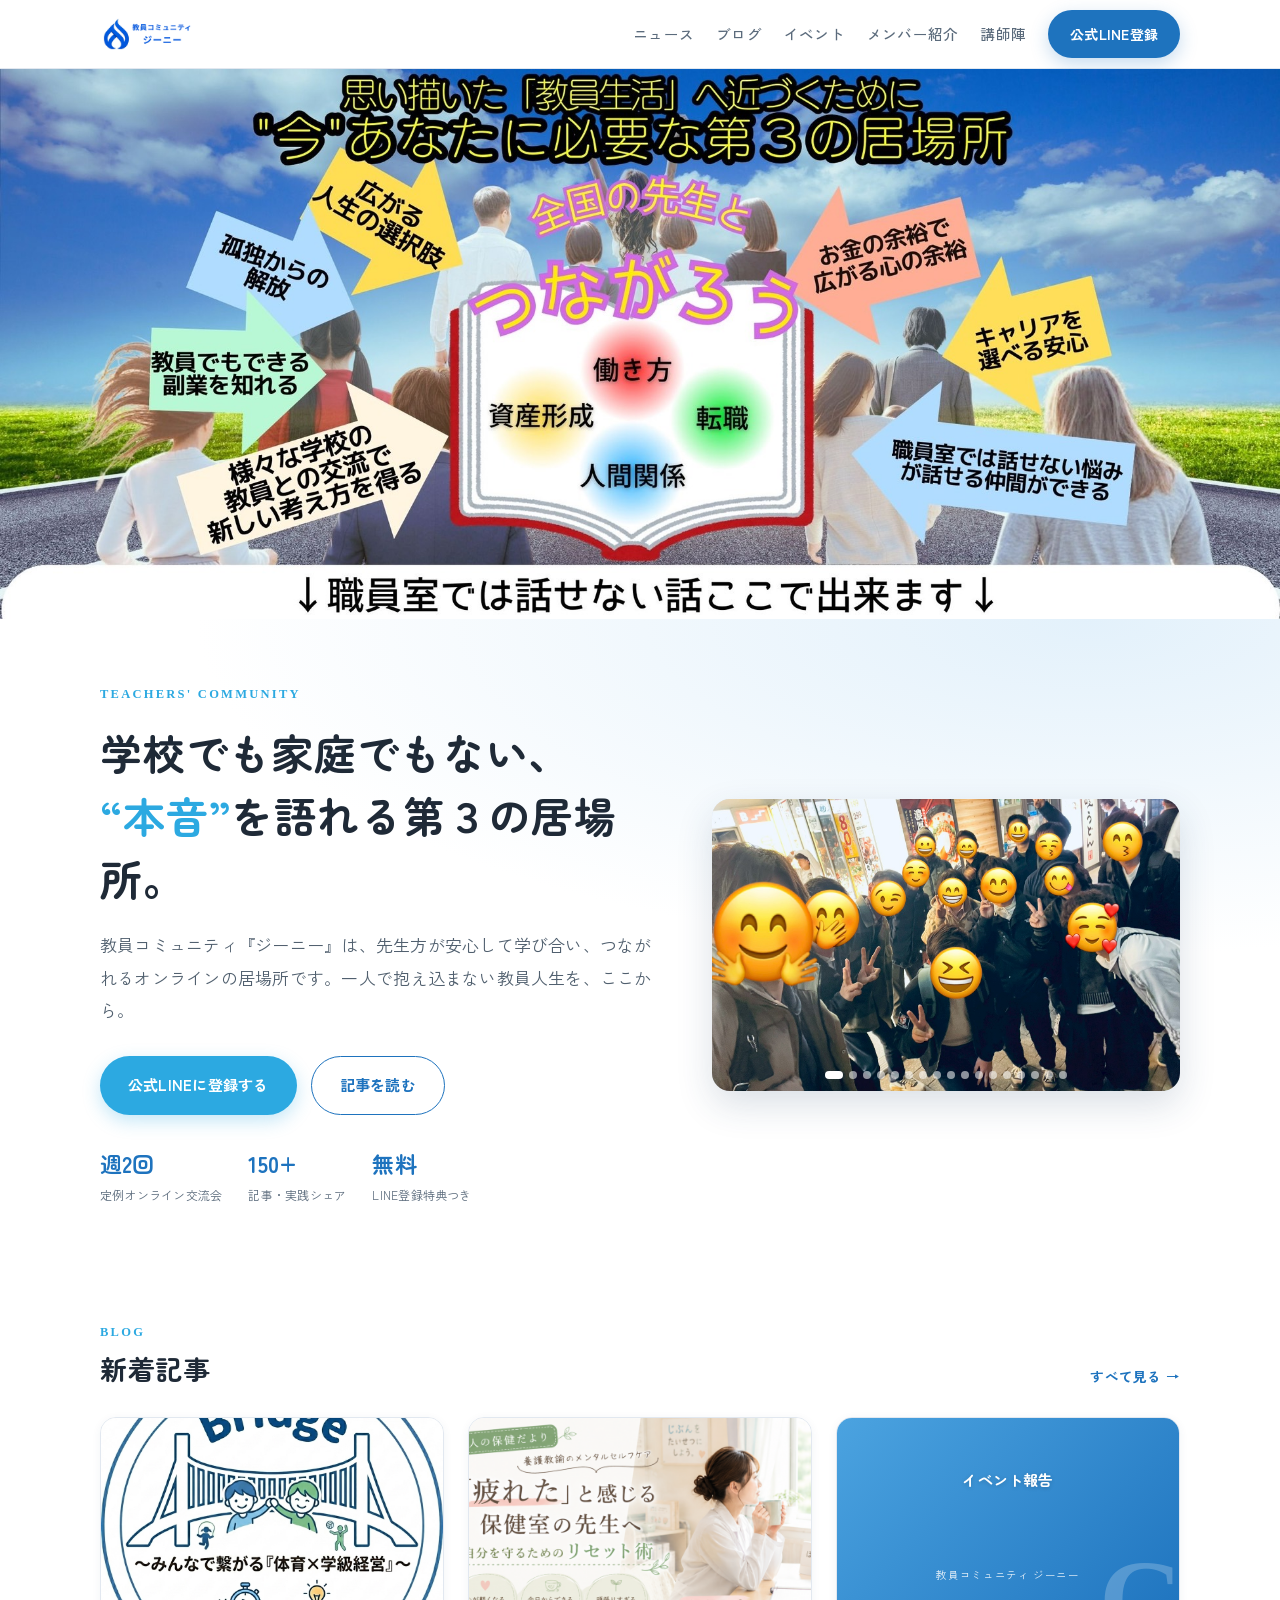
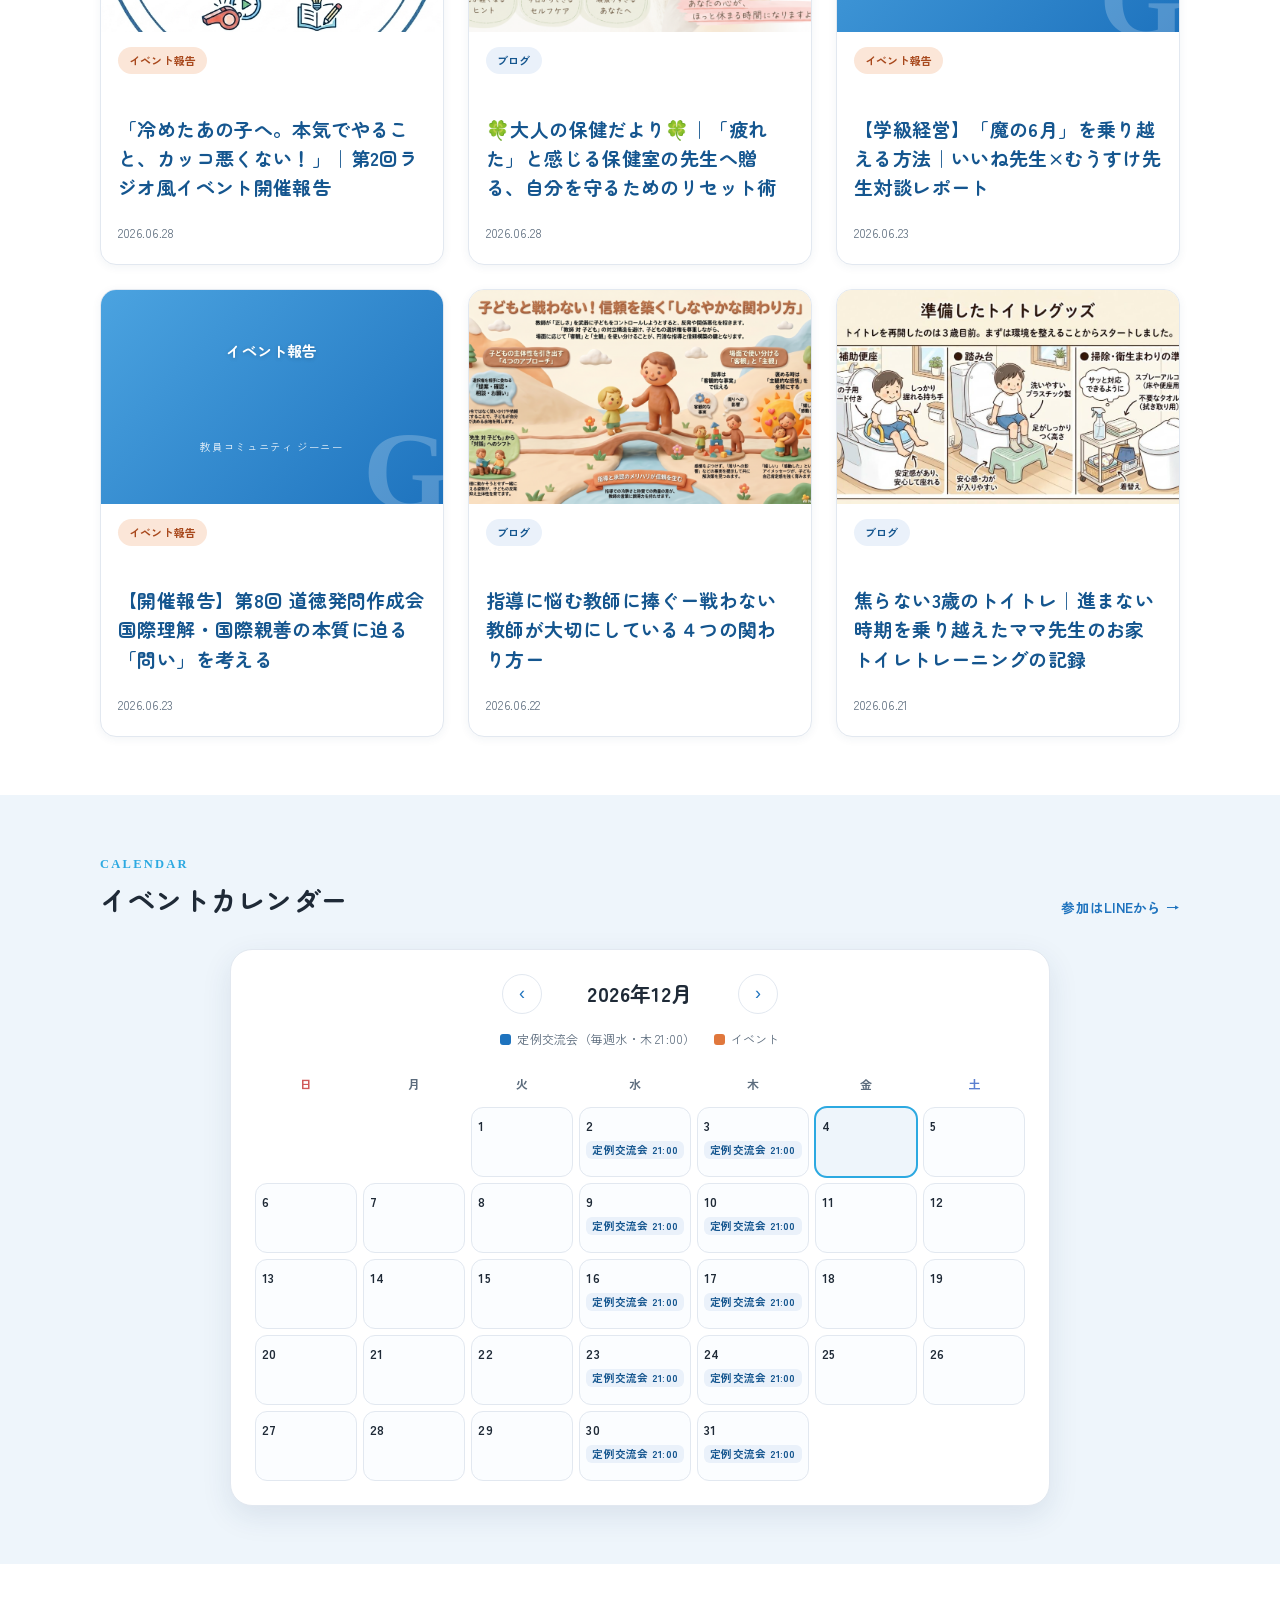
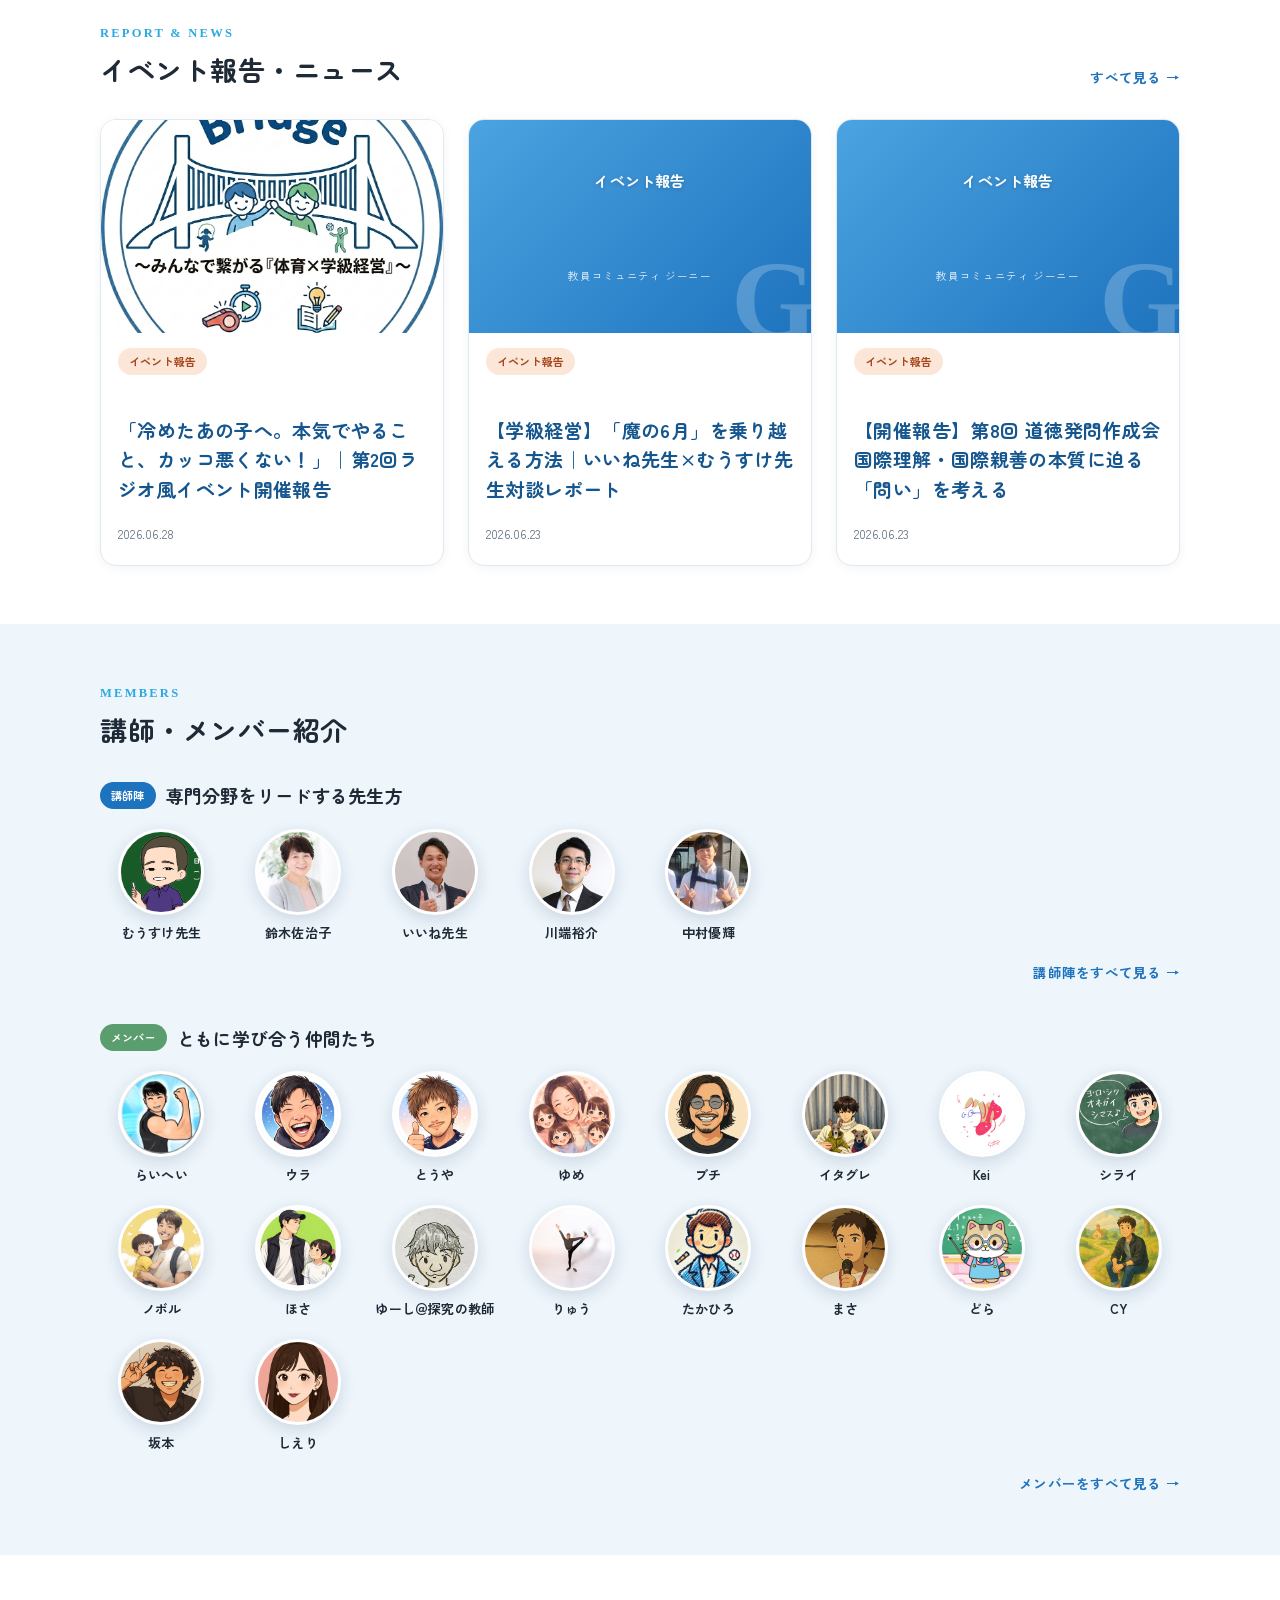
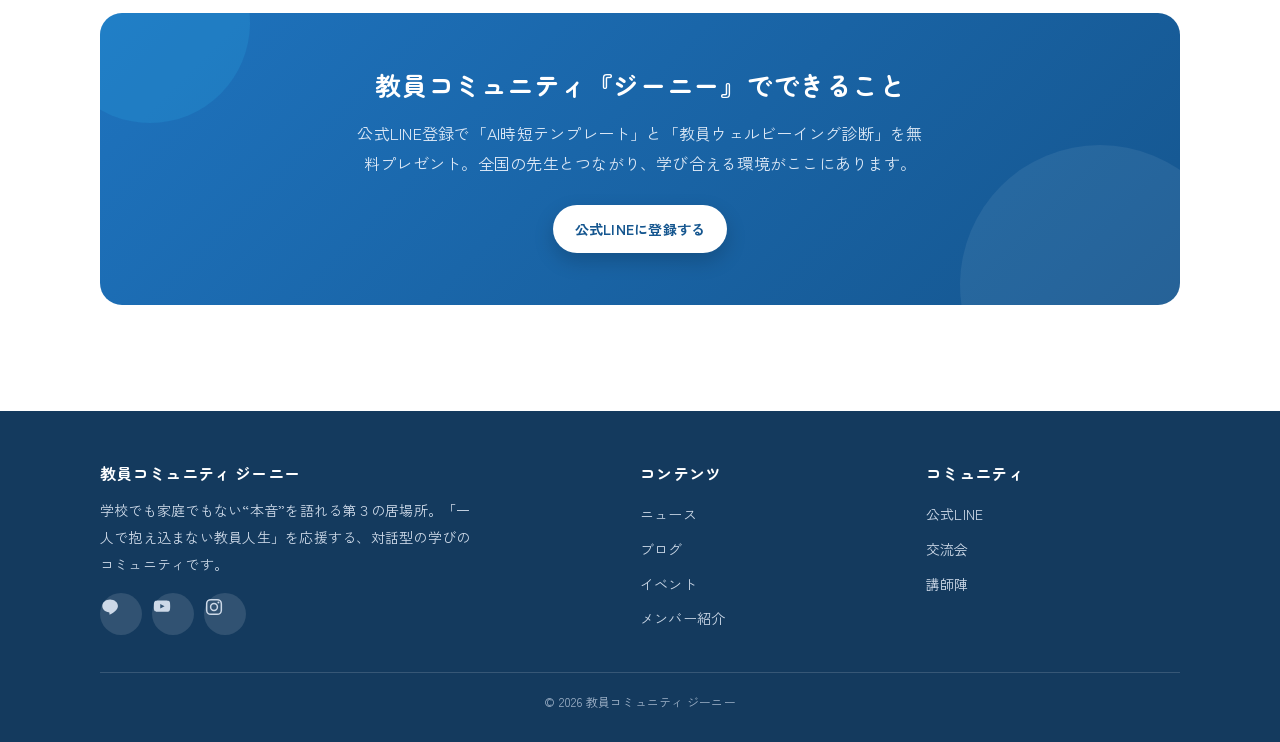
<file: index.html>
<!DOCTYPE html>
<html lang="ja">
<head>
<meta charset="UTF-8" />
<meta name="viewport" content="width=device-width, initial-scale=1.0" />
<!-- ローンチまでは検索エンジンに載せない（本番 genie-teacher.com とのSEO重複回避）-->
<meta name="robots" content="noindex,nofollow,noarchive,nosnippet" />
<title>教員コミュニティ ジーニー｜学校でも家庭でもない“本音”を語れる第３の居場所</title>
<meta name="description" content="教員コミュニティ『ジーニー』は、先生方が安心して学び合い、つながれるオンラインの居場所です。毎週の定例交流会・実践シェア・イベントを通じて、一人で抱え込まない教員人生を応援します。" />
<link rel="preconnect" href="https://fonts.googleapis.com">
<link rel="preconnect" href="https://fonts.gstatic.com" crossorigin>
<link href="https://fonts.googleapis.com/css2?family=Zen+Maru+Gothic:wght@500;700&family=Zen+Kaku+Gothic+New:wght@400;500;700&display=swap" rel="stylesheet">
<link rel="stylesheet" href="assets/site.css">
<style>
  /* 本家風スライダー（ヒーロー右） */
  .slider{position:relative;width:100%;aspect-ratio:16/10;border-radius:18px;overflow:hidden;box-shadow:0 14px 36px rgba(30,60,100,.16);background:#dce7f1}
  .slider .sl{position:absolute;inset:0;opacity:0;transition:opacity .8s ease}
  .slider .sl.on{opacity:1}
  .slider .sl img{width:100%;height:100%;object-fit:cover;display:block}
  .slider .dots{position:absolute;left:0;right:0;bottom:12px;display:flex;justify-content:center;gap:6px;z-index:2}
  .slider .dots i{width:8px;height:8px;border-radius:50%;background:rgba(255,255,255,.55);cursor:pointer;transition:.2s}
  .slider .dots i.on{background:#fff;width:18px;border-radius:5px}
  /* 講師・メンバー丸アイコン */
  .members{display:grid;grid-template-columns:repeat(auto-fill,minmax(108px,1fr));gap:20px 14px}
  .member{text-align:center}
  /* object-position を上寄りにして顔が見切れないように */
  .member .ava{width:86px;height:86px;border-radius:50%;object-fit:cover;object-position:center 22%;margin:0 auto;display:block;border:3px solid #fff;box-shadow:0 5px 16px rgba(30,60,100,.16);background:#eef2f7;transition:transform .15s}
  .member:hover .ava{transform:translateY(-4px)}
  .member .nm{font-size:13px;margin-top:9px;font-weight:700;line-height:1.45;color:var(--ink)}
  .member .role{display:block;font-size:11px;font-weight:600;margin-top:2px;color:var(--muted)}
  /* セクション内の小見出し（講師陣／メンバー紹介の区切り）*/
  .members-group + .members-group{margin-top:34px}
  .group-label{display:flex;align-items:center;gap:10px;font-family:var(--font-head);font-weight:700;font-size:18px;color:var(--ink);margin-bottom:16px}
  .group-label .pill{font-size:11px;font-weight:700;padding:3px 11px;border-radius:999px;background:var(--brand);color:#fff}
  .group-label .pill.mem{background:#5a9e6f}
  /* 最上部の全幅ヒーローバナー（左右いっぱい） */
  .topbanner{display:block;width:100%;line-height:0;background:#cfe6f5}
  .topbanner img{width:100%;height:auto;display:block}
</style>
</head>
<body>

<header class="site">
  <div class="wrap nav">
    <a class="logo" href="index.html"><img class="logo-img" src="images/genie-logo.png" alt="教員コミュニティ ジーニー"></a>
    <nav class="menu">
      <a href="#news">ニュース</a>
      <a href="articles.html?cat=ブログ">ブログ</a>
      <a href="#events">イベント</a>
      <a href="articles.html?cat=メンバー紹介">メンバー紹介</a>
      <a href="articles.html?cat=講師陣">講師陣</a>
    </nav>
    <a class="btn" href="https://lin.ee/SjBHjVV" target="_blank" rel="noopener">公式LINE登録</a>
    <button class="menu-btn" aria-label="メニューを開く">☰</button>
  </div>
  <nav class="mobile-menu">
    <a href="#news">ニュース</a>
    <a href="articles.html?cat=ブログ">ブログ</a>
    <a href="#events">イベント</a>
    <a href="articles.html?cat=メンバー紹介">メンバー紹介</a>
    <a href="articles.html?cat=講師陣">講師陣</a>
    <a class="btn" href="https://lin.ee/SjBHjVV" target="_blank" rel="noopener">公式LINE登録</a>
  </nav>
</header>

<div class="topbanner" id="topBanner">
  <img src="images/slide-e5245536f4.jpg" alt="思い描いた「教員生活」へ近づくために — “今”あなたに必要な第３の居場所" loading="eager">
</div>

<section class="hero">
  <div class="wrap hero-inner">
    <div class="hero-text">
      <span class="eyebrow" id="heroEyebrow">TEACHERS' COMMUNITY</span>
      <h1 id="heroHeadline">学校でも家庭でもない、<br><span class="em">“本音”</span>を語れる第３の居場所。</h1>
      <p class="lead" id="heroLead">教員コミュニティ『ジーニー』は、先生方が安心して学び合い、つながれるオンラインの居場所です。一人で抱え込まない教員人生を、ここから。</p>
      <div class="cta">
        <a class="btn accent" href="https://lin.ee/SjBHjVV" target="_blank" rel="noopener">公式LINEに登録する</a>
        <a class="btn ghost" href="#articles">記事を読む</a>
      </div>
      <div class="trust">
        <div class="it"><span class="n">週2回</span><span class="l">定例オンライン交流会</span></div>
        <div class="it"><span class="n">150+</span><span class="l">記事・実践シェア</span></div>
        <div class="it"><span class="n">無料</span><span class="l">LINE登録特典つき</span></div>
      </div>
    </div>
    <div class="hero-art" id="heroArt">
      <div class="slider" id="slider"><div class="dots"></div></div>
    </div>
  </div>
</section>

<section class="block" id="articles">
  <div class="wrap">
    <div class="sec-head">
      <div><span class="eyebrow">BLOG</span><h2>新着記事</h2></div>
      <a class="more" href="articles.html">すべて見る →</a>
    </div>
    <div class="grid" id="postGrid"></div>
  </div>
</section>

<section class="block" id="events" style="background:var(--bg-2)">
  <div class="wrap">
    <div class="sec-head">
      <div><span class="eyebrow">CALENDAR</span><h2>イベントカレンダー</h2></div>
      <a class="more" href="https://lin.ee/SjBHjVV" target="_blank" rel="noopener">参加はLINEから →</a>
    </div>
    <div class="cal">
      <div class="cal-head">
        <button id="calPrev" aria-label="前の月">‹</button>
        <h3 id="calTitle">2026年6月</h3>
        <button id="calNext" aria-label="次の月">›</button>
      </div>
      <div class="cal-legend">
        <span><i style="background:#1e73be"></i>定例交流会（毎週水・木 21:00）</span>
        <span><i style="background:#e0773c"></i>イベント</span>
      </div>
      <div class="cal-grid" id="calGrid"></div>
      <!-- スマホ用：今月の予定を一覧で（カレンダーのマス目では潰れて見えないため）-->
      <div class="cal-agenda" id="calAgenda"></div>
    </div>
  </div>
</section>

<section class="block" id="news">
  <div class="wrap">
    <div class="sec-head">
      <div><span class="eyebrow">REPORT &amp; NEWS</span><h2>イベント報告・ニュース</h2></div>
      <a class="more" href="articles.html?cat=イベント報告">すべて見る →</a>
    </div>
    <div class="grid" id="reportGrid"></div>
  </div>
</section>

<section class="block" id="members" style="background:var(--bg-2)">
  <div class="wrap">
    <div class="sec-head">
      <div><span class="eyebrow">MEMBERS</span><h2>講師・メンバー紹介</h2></div>
    </div>

    <div class="members-group">
      <div class="group-label"><span class="pill">講師陣</span>専門分野をリードする先生方</div>
      <div class="members" id="instructorGrid"></div>
      <div style="text-align:right;margin-top:14px"><a class="more" href="articles.html?cat=講師陣">講師陣をすべて見る →</a></div>
    </div>

    <div class="members-group">
      <div class="group-label"><span class="pill mem">メンバー</span>ともに学び合う仲間たち</div>
      <div class="members" id="memberGrid"></div>
      <div style="text-align:right;margin-top:14px"><a class="more" href="articles.html?cat=メンバー紹介">メンバーをすべて見る →</a></div>
    </div>
  </div>
</section>

<section class="block">
  <div class="wrap">
    <div class="band">
      <h2 id="bandHeading">教員コミュニティ『ジーニー』でできること</h2>
      <p id="bandText">公式LINE登録で「AI時短テンプレート」と「教員ウェルビーイング診断」を無料プレゼント。全国の先生とつながり、学び合える環境がここにあります。</p>
      <a class="btn" id="bandBtn" href="https://lin.ee/SjBHjVV" target="_blank" rel="noopener">公式LINEに登録する</a>
    </div>
  </div>
</section>

<footer class="site">
  <div class="wrap">
    <div class="fcols">
      <div>
        <h4>教員コミュニティ ジーニー</h4>
        <p>学校でも家庭でもない“本音”を語れる第３の居場所。「一人で抱え込まない教員人生」を応援する、対話型の学びのコミュニティです。</p>
        <div class="social">
          <a class="line" href="https://lin.ee/SjBHjVV" target="_blank" rel="noopener" aria-label="公式LINE"><svg viewBox="0 0 24 24" aria-hidden="true"><path fill="currentColor" d="M12 3C6.9 3 2.75 6.46 2.75 10.73c0 3.82 3.3 7.02 7.76 7.63.3.06.71.2.82.46.09.24.06.6.03.85l-.13.8c-.04.24-.19.94.82.51 1.01-.42 5.46-3.22 7.45-5.51 1.37-1.5 2-3.03 2-4.73C21.5 6.46 17.34 3 12 3z"/></svg></a>
          <a class="yt" href="https://www.youtube.com/@%E3%82%B8%E3%83%BC%E3%83%8B%E3%83%BC-m3h" target="_blank" rel="noopener" aria-label="YouTube"><svg viewBox="0 0 24 24" aria-hidden="true"><path fill="currentColor" d="M21.6 7.2s-.19-1.36-.79-1.96c-.76-.79-1.6-.8-1.99-.84C16.05 4.2 12 4.2 12 4.2h-.01s-4.04 0-6.81.2c-.39.05-1.23.06-1.99.85-.6.6-.79 1.96-.79 1.96S2.2 8.8 2.2 10.4v1.2c0 1.6.2 3.2.2 3.2s.19 1.36.79 1.96c.76.79 1.76.76 2.21.85 1.6.15 6.6.2 6.6.2s4.05-.01 6.82-.21c.39-.05 1.23-.06 1.99-.85.6-.6.79-1.96.79-1.96s.2-1.6.2-3.2v-1.2c0-1.6-.2-3.2-.2-3.2zM9.9 13.9V8.5l5.2 2.7-5.2 2.7z"/></svg></a>
          <a class="ig" href="https://www.instagram.com/genie202510000/" target="_blank" rel="noopener" aria-label="Instagram"><svg viewBox="0 0 24 24" aria-hidden="true"><rect x="3.2" y="3.2" width="17.6" height="17.6" rx="5" fill="none" stroke="currentColor" stroke-width="1.8"/><circle cx="12" cy="12" r="4.1" fill="none" stroke="currentColor" stroke-width="1.8"/><circle cx="17.3" cy="6.7" r="1.2" fill="currentColor"/></svg></a>
        </div>
      </div>
      <div><h4>コンテンツ</h4><a href="#news">ニュース</a><a href="articles.html?cat=ブログ">ブログ</a><a href="#events">イベント</a><a href="articles.html?cat=メンバー紹介">メンバー紹介</a></div>
      <div><h4>コミュニティ</h4><a href="https://lin.ee/SjBHjVV" target="_blank" rel="noopener">公式LINE</a><a href="#events">交流会</a><a href="articles.html?cat=講師陣">講師陣</a></div>
    </div>
    <div class="copy">© 2026 教員コミュニティ ジーニー</div>
  </div>
</footer>

<script src="assets/site.js"></script>
<script>
// ---- カレンダー（管理画面のAPIから取得）----
(function(){
  var LINK = "https://lin.ee/SjBHjVV";
  var dows = ['日','月','火','水','木','金','土'];
  var cur = new Date(); cur.setDate(1);
  var grid = document.getElementById('calGrid');
  var agenda = document.getElementById('calAgenda');
  var title = document.getElementById('calTitle');
  var REC = [], SPECIAL = {};   // REC: 曜日ごと, SPECIAL: 日付ごと
  function pad(n){return (n<10?'0':'')+n;}
  function key(y,m,d){return y+'-'+pad(m+1)+'-'+pad(d);}
  function render(){
    var y=cur.getFullYear(), m=cur.getMonth();
    title.textContent = y+'年'+(m+1)+'月';
    grid.innerHTML='';
    dows.forEach(function(w,i){var e=document.createElement('div');e.className='dow'+(i===0?' sun':i===6?' sat':'');e.textContent=w;grid.appendChild(e);});
    var first=new Date(y,m,1).getDay(), days=new Date(y,m+1,0).getDate(), today=new Date();
    for(var i=0;i<first;i++){var ec=document.createElement('div');ec.className='cal-cell empty';grid.appendChild(ec);}
    var month=[];
    for(var d=1;d<=days;d++){
      var cell=document.createElement('div'); cell.className='cal-cell';
      var dow=new Date(y,m,d).getDay(), evs=[];
      REC.forEach(function(r){ if(Number(r.dow)===dow) evs.push({t:r.title,warm:!!r.warm,link:'community.html'}); });
      if(SPECIAL[key(y,m,d)]) SPECIAL[key(y,m,d)].forEach(function(s){ evs.push({t:s.title,warm:!!s.warm,link:s.link||LINK}); });
      var html='<span class="num">'+d+'</span>';
      var hasWarm=false;
      evs.forEach(function(ev){if(ev.warm)hasWarm=true;html+='<a class="ev'+(ev.warm?' warm':'')+'" href="'+ev.link+'" target="_blank" rel="noopener" title="'+GENIE.esc(ev.t)+'">'+GENIE.esc(ev.t)+'</a>';month.push({d:d,dow:dow,t:ev.t,link:ev.link,warm:ev.warm});});
      if(evs.length)cell.classList.add('has');
      if(hasWarm)cell.classList.add('warm-day');
      if(today.getFullYear()===y&&today.getMonth()===m&&today.getDate()===d)cell.classList.add('today');
      cell.innerHTML=html; grid.appendChild(cell);
    }
    // スマホ用アジェンダ（今月の予定を日付つきリストで）
    if(agenda){
      if(month.length){
        agenda.innerHTML='<div class="ag-title">'+(m+1)+'月の予定</div>'+ month.map(function(e){
          return '<a class="'+(e.warm?'warm':'')+'" href="'+e.link+'" target="_blank" rel="noopener">'+
            '<span class="d">'+(m+1)+'/'+e.d+'（'+dows[e.dow]+'）</span>'+
            '<span class="t">'+GENIE.esc(e.t)+'</span></a>';
        }).join('');
      } else {
        agenda.innerHTML='<div class="ag-title">'+(m+1)+'月の予定</div><div class="none">この月の予定は準備中です。最新はLINEでご案内します。</div>';
      }
    }
  }
  document.getElementById('calPrev').onclick=function(){cur.setMonth(cur.getMonth()-1);render();};
  document.getElementById('calNext').onclick=function(){cur.setMonth(cur.getMonth()+1);render();};
  GENIE.getEvents().then(function(data){
    REC = data.recurring||[];
    SPECIAL = {};
    (data.special||[]).forEach(function(s){ (SPECIAL[s.date]=SPECIAL[s.date]||[]).push(s); });
    render();
  });
})();

// ---- 記事一覧（管理画面のAPIから取得・おすすめ記事を先頭に固定）----
(function(){
  Promise.all([GENIE.getPosts(), GENIE.getSettings()]).then(function(res){
    var posts=res[0], s=res[1]||{}, feat=(s.featured||[]);
    if(feat.length){
      var f=posts.filter(function(p){return feat.indexOf(p.slug)>=0;});
      var rest=posts.filter(function(p){return feat.indexOf(p.slug)<0;});
      posts=f.concat(rest);
    }
    var g=document.getElementById('postGrid');
    if(g) g.innerHTML=posts.slice(0,6).map(GENIE.cardHTML).join('');
    var rep=document.getElementById('reportGrid');
    if(rep) rep.innerHTML=posts.filter(function(p){return p.category==='イベント報告'||p.category==='News';}).slice(0,3).map(GENIE.cardHTML).join('');
  }).catch(function(e){console.error(e);});
})();

// ---- 本家風スライダー（トップのバナー切替）----
(function(){
  var s=document.getElementById('slider'); if(!s) return;
  fetch('data/slides.json').then(function(r){return r.json();}).then(function(sl){
    if(!sl.length) return;
    var dots=s.querySelector('.dots');
    sl.forEach(function(x,i){
      var d=document.createElement('div'); d.className='sl'+(i===0?' on':'');
      d.innerHTML='<img src="'+x.img+'" alt="" loading="lazy">'; s.insertBefore(d,dots);
      var dot=document.createElement('i'); if(i===0)dot.className='on'; dot.setAttribute('data-i',i); dots.appendChild(dot);
    });
    var slides=s.querySelectorAll('.sl'), dd=dots.querySelectorAll('i'), cur=0, timer;
    function go(i){slides[cur].classList.remove('on');dd[cur].classList.remove('on');cur=i;slides[cur].classList.add('on');dd[cur].classList.add('on');}
    dd.forEach(function(dot){dot.onclick=function(){go(+dot.getAttribute('data-i'));reset();};});
    function reset(){clearInterval(timer);timer=setInterval(function(){go((cur+1)%slides.length);},4500);}
    reset();
  }).catch(function(){});
})();

// ---- 講師陣・メンバーの丸アイコン一覧（別々に表示）----
(function(){
  var gi=document.getElementById('instructorGrid'), gm=document.getElementById('memberGrid');
  if((!gi&&!gm)||!window.GENIE) return;
  // 【ジーニーメンバー】等の肩書きを名前から外して見やすく
  function cleanName(t){ return (t||'').replace(/【[^】]*】/g,'').trim().slice(0,16); }
  function tile(p){
    return '<a class="member" href="post.html?slug='+encodeURIComponent(p.slug)+'">'+
      '<img class="ava" src="'+GENIE.esc(p.thumb)+'" alt="'+GENIE.esc(cleanName(p.title))+'" loading="lazy"'+GENIE.posStyle(p)+'>'+
      '<div class="nm">'+GENIE.esc(cleanName(p.title))+'</div></a>';
  }
  GENIE.getPosts().then(function(posts){
    if(gi){
      var ins=posts.filter(function(p){return p.category==='講師陣' && p.thumb;});
      gi.innerHTML=ins.map(tile).join('');
    }
    if(gm){
      var mem=posts.filter(function(p){return p.category==='メンバー紹介' && p.thumb;}).slice(0,18);
      gm.innerHTML=mem.map(tile).join('');
    }
  }).catch(function(){});
})();
</script>

</body>
</html>
</file>
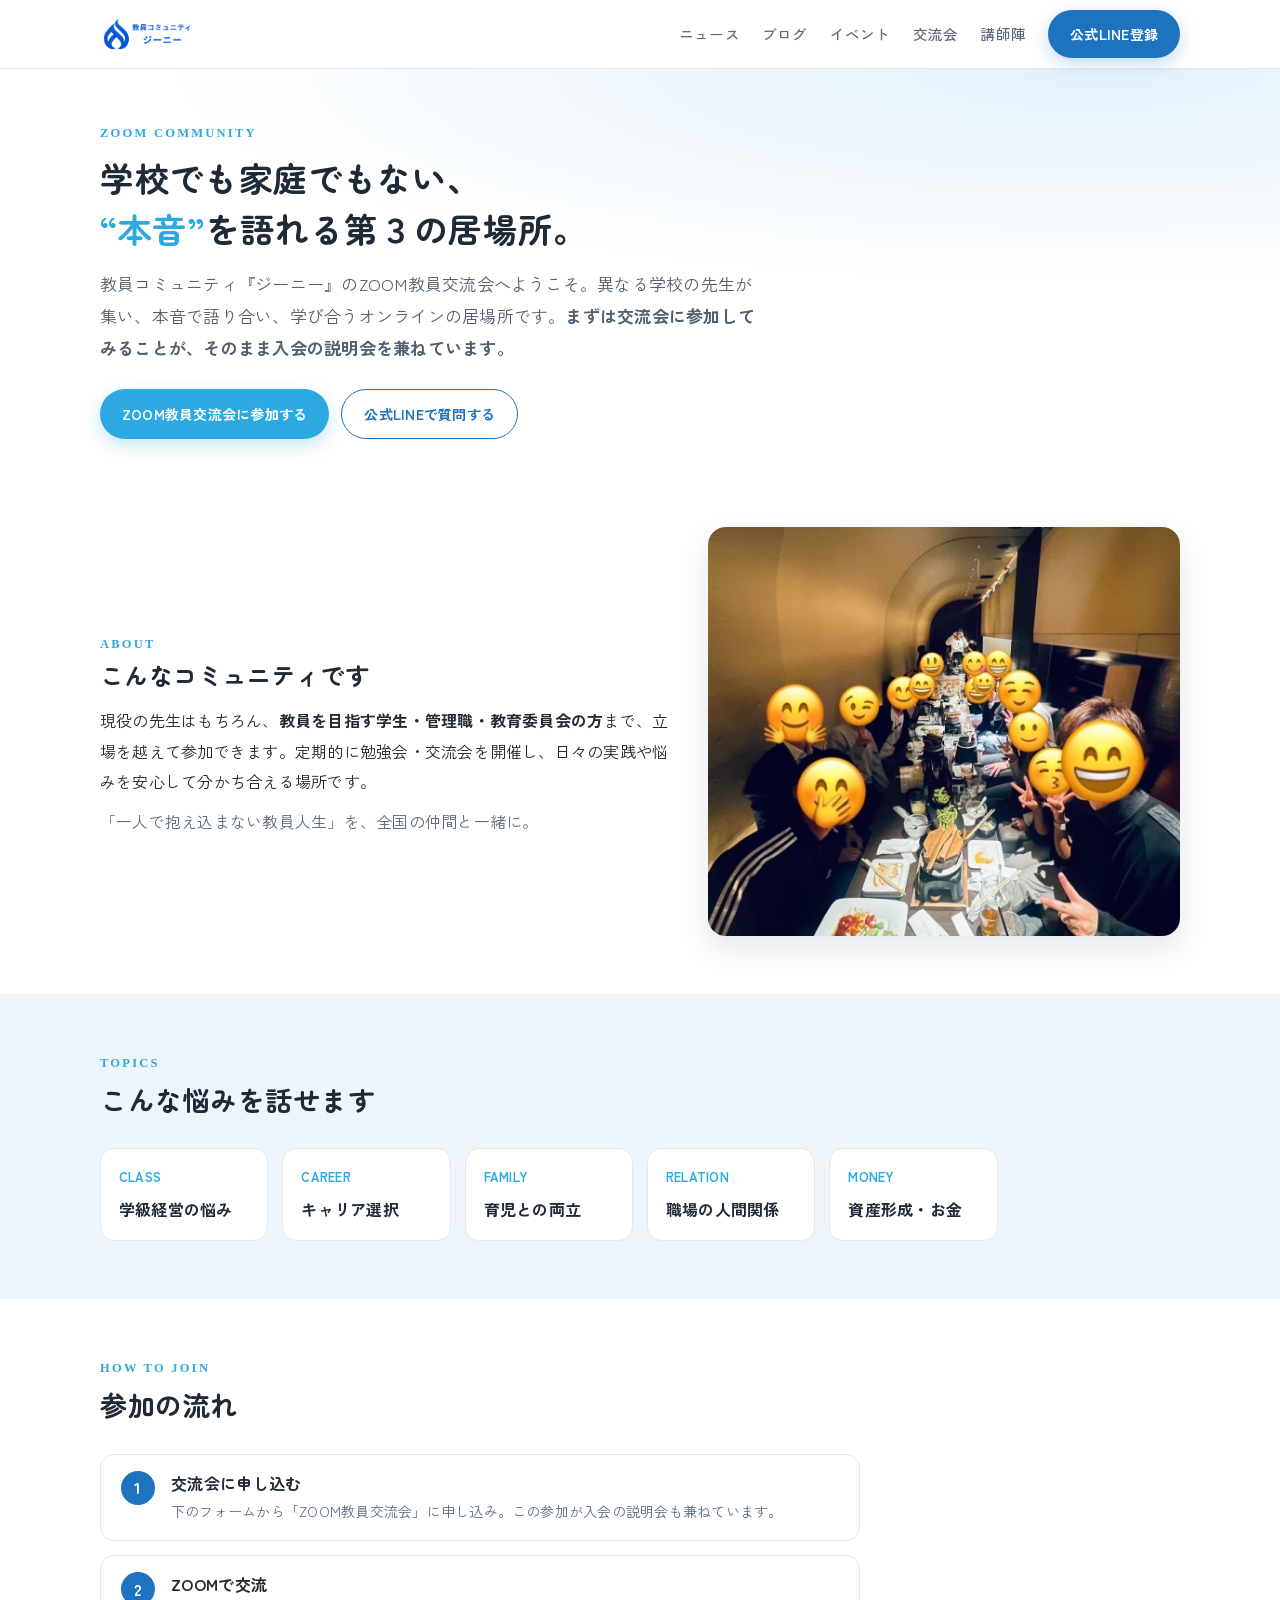
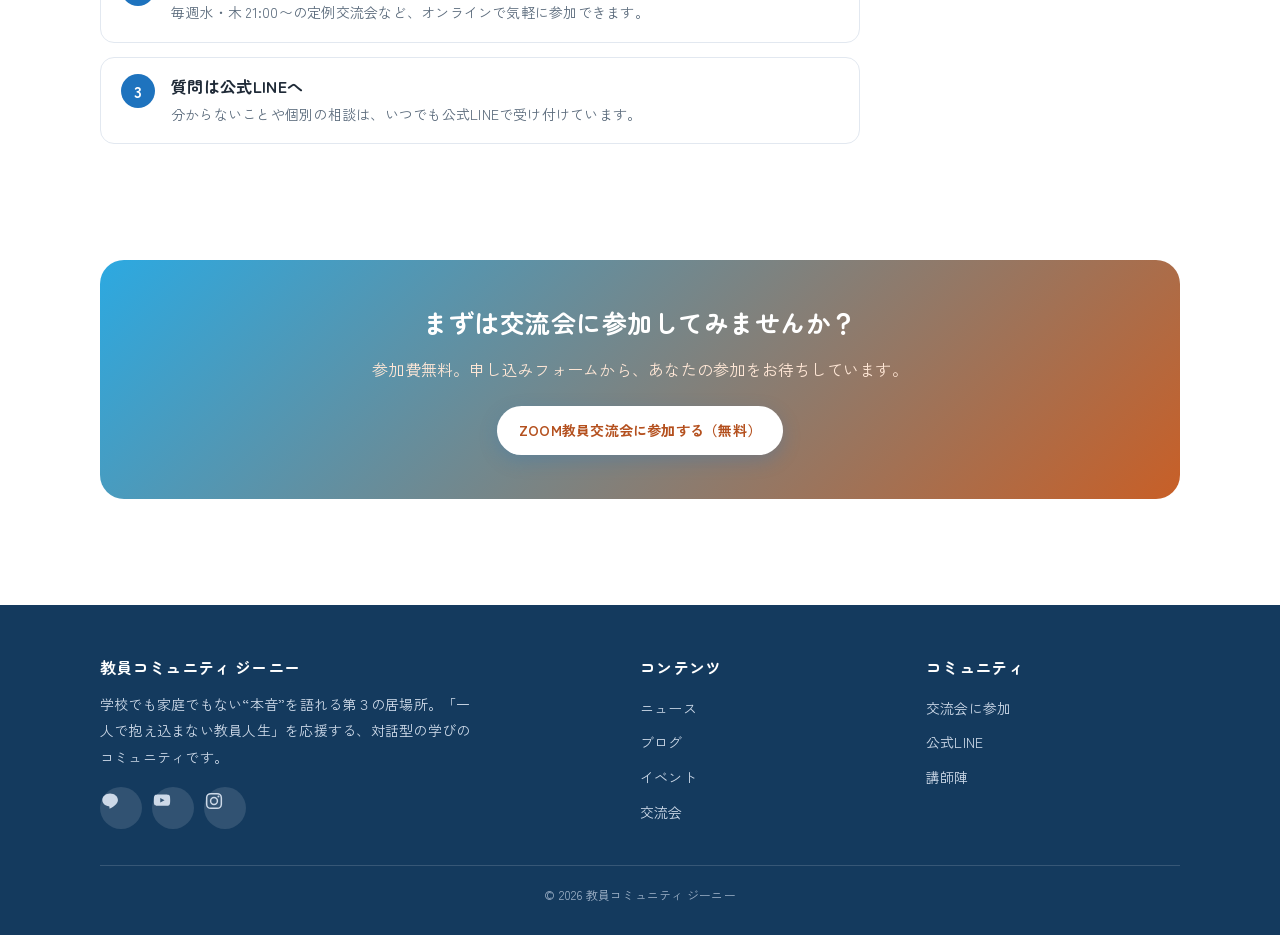
<file: community.html>
<!DOCTYPE html>
<html lang="ja">
<head>
<meta charset="UTF-8" />
<meta name="viewport" content="width=device-width, initial-scale=1.0" />
<meta name="robots" content="noindex,nofollow,noarchive,nosnippet" />
<title>ZOOM教員交流会・コミュニティ｜教員コミュニティ ジーニー</title>
<meta name="description" content="学校でも家庭でもない“本音”を語れる第３の居場所。ZOOM教員交流会への参加が入会説明を兼ねています。現役教員・教員志望学生・管理職・教育委員会の方まで歓迎。" />
<link rel="preconnect" href="https://fonts.googleapis.com">
<link rel="preconnect" href="https://fonts.gstatic.com" crossorigin>
<link href="https://fonts.googleapis.com/css2?family=Zen+Maru+Gothic:wght@500;700&family=Zen+Kaku+Gothic+New:wght@400;500;700&display=swap" rel="stylesheet">
<link rel="stylesheet" href="assets/site.css">
<style>
  .chero{padding:46px 0 30px;background:radial-gradient(120% 90% at 85% 0%,#e3f1fb 0%,var(--bg) 60%)}
  .chero h1{font-size:34px;line-height:1.5;margin:6px 0 14px}
  .chero h1 .em{color:var(--accent)}
  .chero .lead{font-size:17px;color:#51606f;max-width:660px}
  .chero .cta{display:flex;flex-wrap:wrap;gap:12px;margin-top:24px}
  .cgrid{display:grid;grid-template-columns:1.1fr .9fr;gap:30px;align-items:center}
  .cgrid img{width:100%;border-radius:18px;box-shadow:0 12px 30px rgba(30,60,100,.12)}
  .worries{display:grid;grid-template-columns:repeat(auto-fill,minmax(160px,1fr));gap:14px;margin-top:8px}
  .worry{background:var(--surface);border:1px solid var(--line);border-radius:14px;padding:16px 18px;font-weight:700}
  .worry span{display:block;font-size:13px;color:var(--accent);font-weight:700;margin-bottom:4px}
  .flow{display:grid;gap:14px;max-width:760px}
  .step{display:flex;gap:16px;background:var(--surface);border:1px solid var(--line);border-radius:14px;padding:16px 20px;align-items:flex-start}
  .step .no{flex:none;width:34px;height:34px;border-radius:50%;background:var(--brand);color:#fff;display:grid;place-items:center;font-weight:700;font-family:"Zen Maru Gothic",sans-serif}
  .step h3{font-size:16px;margin-bottom:3px}
  .step p{font-size:14px;color:var(--muted)}
  .cband{background:linear-gradient(135deg,var(--accent),#c85f27);color:#fff;border-radius:24px;padding:44px;text-align:center}
  .cband h2{color:#fff;font-size:25px}
  .cband p{color:#ffe7d6;margin:12px auto 22px;max-width:560px}
  .cband .btn{background:#fff;color:#b4501e}.cband .btn:hover{background:#f4f0ea}
  @media(max-width:780px){.cgrid{grid-template-columns:1fr}.chero h1{font-size:26px}.cband{padding:30px 20px}}
</style>
</head>
<body>

<header class="site">
  <div class="wrap nav">
    <a class="logo" href="index.html"><img class="logo-img" src="images/genie-logo.png" alt="教員コミュニティ ジーニー"></a>
    <nav class="menu">
      <a href="index.html#news">ニュース</a>
      <a href="articles.html?cat=ブログ">ブログ</a>
      <a href="index.html#events">イベント</a>
      <a href="community.html">交流会</a>
      <a href="articles.html?cat=講師陣">講師陣</a>
    </nav>
    <a class="btn" href="https://lin.ee/SjBHjVV" target="_blank" rel="noopener">公式LINE登録</a>
  </div>
</header>

<section class="chero">
  <div class="wrap">
    <span class="eyebrow">ZOOM COMMUNITY</span>
    <h1>学校でも家庭でもない、<br><span class="em">“本音”</span>を語れる第３の居場所。</h1>
    <p class="lead">教員コミュニティ『ジーニー』のZOOM教員交流会へようこそ。異なる学校の先生が集い、本音で語り合い、学び合うオンラインの居場所です。<strong>まずは交流会に参加してみることが、そのまま入会の説明会を兼ねています。</strong></p>
    <div class="cta">
      <a class="btn accent" href="https://forms.gle/uHLZ5H8kEzq1buLa8" target="_blank" rel="noopener">ZOOM教員交流会に参加する</a>
      <a class="btn ghost" href="https://lin.ee/SjBHjVV" target="_blank" rel="noopener">公式LINEで質問する</a>
    </div>
  </div>
</section>

<section class="block">
  <div class="wrap cgrid">
    <div>
      <span class="eyebrow">ABOUT</span>
      <h2>こんなコミュニティです</h2>
      <p style="margin-top:12px">現役の先生はもちろん、<strong>教員を目指す学生・管理職・教育委員会の方</strong>まで、立場を越えて参加できます。定期的に勉強会・交流会を開催し、日々の実践や悩みを安心して分かち合える場所です。</p>
      <p style="margin-top:10px;color:var(--muted)">「一人で抱え込まない教員人生」を、全国の仲間と一緒に。</p>
    </div>
    <img src="images/community-6fcb8131.jpg" alt="ジーニーの交流会の様子" loading="lazy">
  </div>
</section>

<section class="block" style="background:var(--bg-2)">
  <div class="wrap">
    <div class="sec-head"><div><span class="eyebrow">TOPICS</span><h2>こんな悩みを話せます</h2></div></div>
    <div class="worries">
      <div class="worry"><span>CLASS</span>学級経営の悩み</div>
      <div class="worry"><span>CAREER</span>キャリア選択</div>
      <div class="worry"><span>FAMILY</span>育児との両立</div>
      <div class="worry"><span>RELATION</span>職場の人間関係</div>
      <div class="worry"><span>MONEY</span>資産形成・お金</div>
    </div>
  </div>
</section>

<section class="block">
  <div class="wrap">
    <div class="sec-head"><div><span class="eyebrow">HOW TO JOIN</span><h2>参加の流れ</h2></div></div>
    <div class="flow">
      <div class="step"><div class="no">1</div><div><h3>交流会に申し込む</h3><p>下のフォームから「ZOOM教員交流会」に申し込み。この参加が入会の説明会も兼ねています。</p></div></div>
      <div class="step"><div class="no">2</div><div><h3>ZOOMで交流</h3><p>毎週水・木 21:00〜の定例交流会など、オンラインで気軽に参加できます。</p></div></div>
      <div class="step"><div class="no">3</div><div><h3>質問は公式LINEへ</h3><p>分からないことや個別の相談は、いつでも公式LINEで受け付けています。</p></div></div>
    </div>
  </div>
</section>

<section class="block">
  <div class="wrap">
    <div class="cband">
      <h2>まずは交流会に参加してみませんか？</h2>
      <p>参加費無料。申し込みフォームから、あなたの参加をお待ちしています。</p>
      <a class="btn" href="https://forms.gle/uHLZ5H8kEzq1buLa8" target="_blank" rel="noopener">ZOOM教員交流会に参加する（無料）</a>
    </div>
  </div>
</section>

<footer class="site">
  <div class="wrap">
    <div class="fcols">
      <div>
        <h4>教員コミュニティ ジーニー</h4>
        <p>学校でも家庭でもない“本音”を語れる第３の居場所。「一人で抱え込まない教員人生」を応援する、対話型の学びのコミュニティです。</p>
        <div class="social">
          <a class="line" href="https://lin.ee/SjBHjVV" target="_blank" rel="noopener" aria-label="公式LINE"><svg viewBox="0 0 24 24" aria-hidden="true"><path fill="currentColor" d="M12 3C6.9 3 2.75 6.46 2.75 10.73c0 3.82 3.3 7.02 7.76 7.63.3.06.71.2.82.46.09.24.06.6.03.85l-.13.8c-.04.24-.19.94.82.51 1.01-.42 5.46-3.22 7.45-5.51 1.37-1.5 2-3.03 2-4.73C21.5 6.46 17.34 3 12 3z"/></svg></a>
          <a class="yt" href="https://www.youtube.com/@%E3%82%B8%E3%83%BC%E3%83%8B%E3%83%BC-m3h" target="_blank" rel="noopener" aria-label="YouTube"><svg viewBox="0 0 24 24" aria-hidden="true"><path fill="currentColor" d="M21.6 7.2s-.19-1.36-.79-1.96c-.76-.79-1.6-.8-1.99-.84C16.05 4.2 12 4.2 12 4.2h-.01s-4.04 0-6.81.2c-.39.05-1.23.06-1.99.85-.6.6-.79 1.96-.79 1.96S2.2 8.8 2.2 10.4v1.2c0 1.6.2 3.2.2 3.2s.19 1.36.79 1.96c.76.79 1.76.76 2.21.85 1.6.15 6.6.2 6.6.2s4.05-.01 6.82-.21c.39-.05 1.23-.06 1.99-.85.6-.6.79-1.96.79-1.96s.2-1.6.2-3.2v-1.2c0-1.6-.2-3.2-.2-3.2zM9.9 13.9V8.5l5.2 2.7-5.2 2.7z"/></svg></a>
          <a class="ig" href="https://www.instagram.com/genie202510000/" target="_blank" rel="noopener" aria-label="Instagram"><svg viewBox="0 0 24 24" aria-hidden="true"><rect x="3.2" y="3.2" width="17.6" height="17.6" rx="5" fill="none" stroke="currentColor" stroke-width="1.8"/><circle cx="12" cy="12" r="4.1" fill="none" stroke="currentColor" stroke-width="1.8"/><circle cx="17.3" cy="6.7" r="1.2" fill="currentColor"/></svg></a>
        </div>
      </div>
      <div><h4>コンテンツ</h4><a href="index.html#news">ニュース</a><a href="articles.html?cat=ブログ">ブログ</a><a href="index.html#events">イベント</a><a href="community.html">交流会</a></div>
      <div><h4>コミュニティ</h4><a href="https://forms.gle/uHLZ5H8kEzq1buLa8" target="_blank" rel="noopener">交流会に参加</a><a href="https://lin.ee/SjBHjVV" target="_blank" rel="noopener">公式LINE</a><a href="articles.html?cat=講師陣">講師陣</a></div>
    </div>
    <div class="copy">© 2026 教員コミュニティ ジーニー</div>
  </div>
</footer>

</body>
</html>
</file>
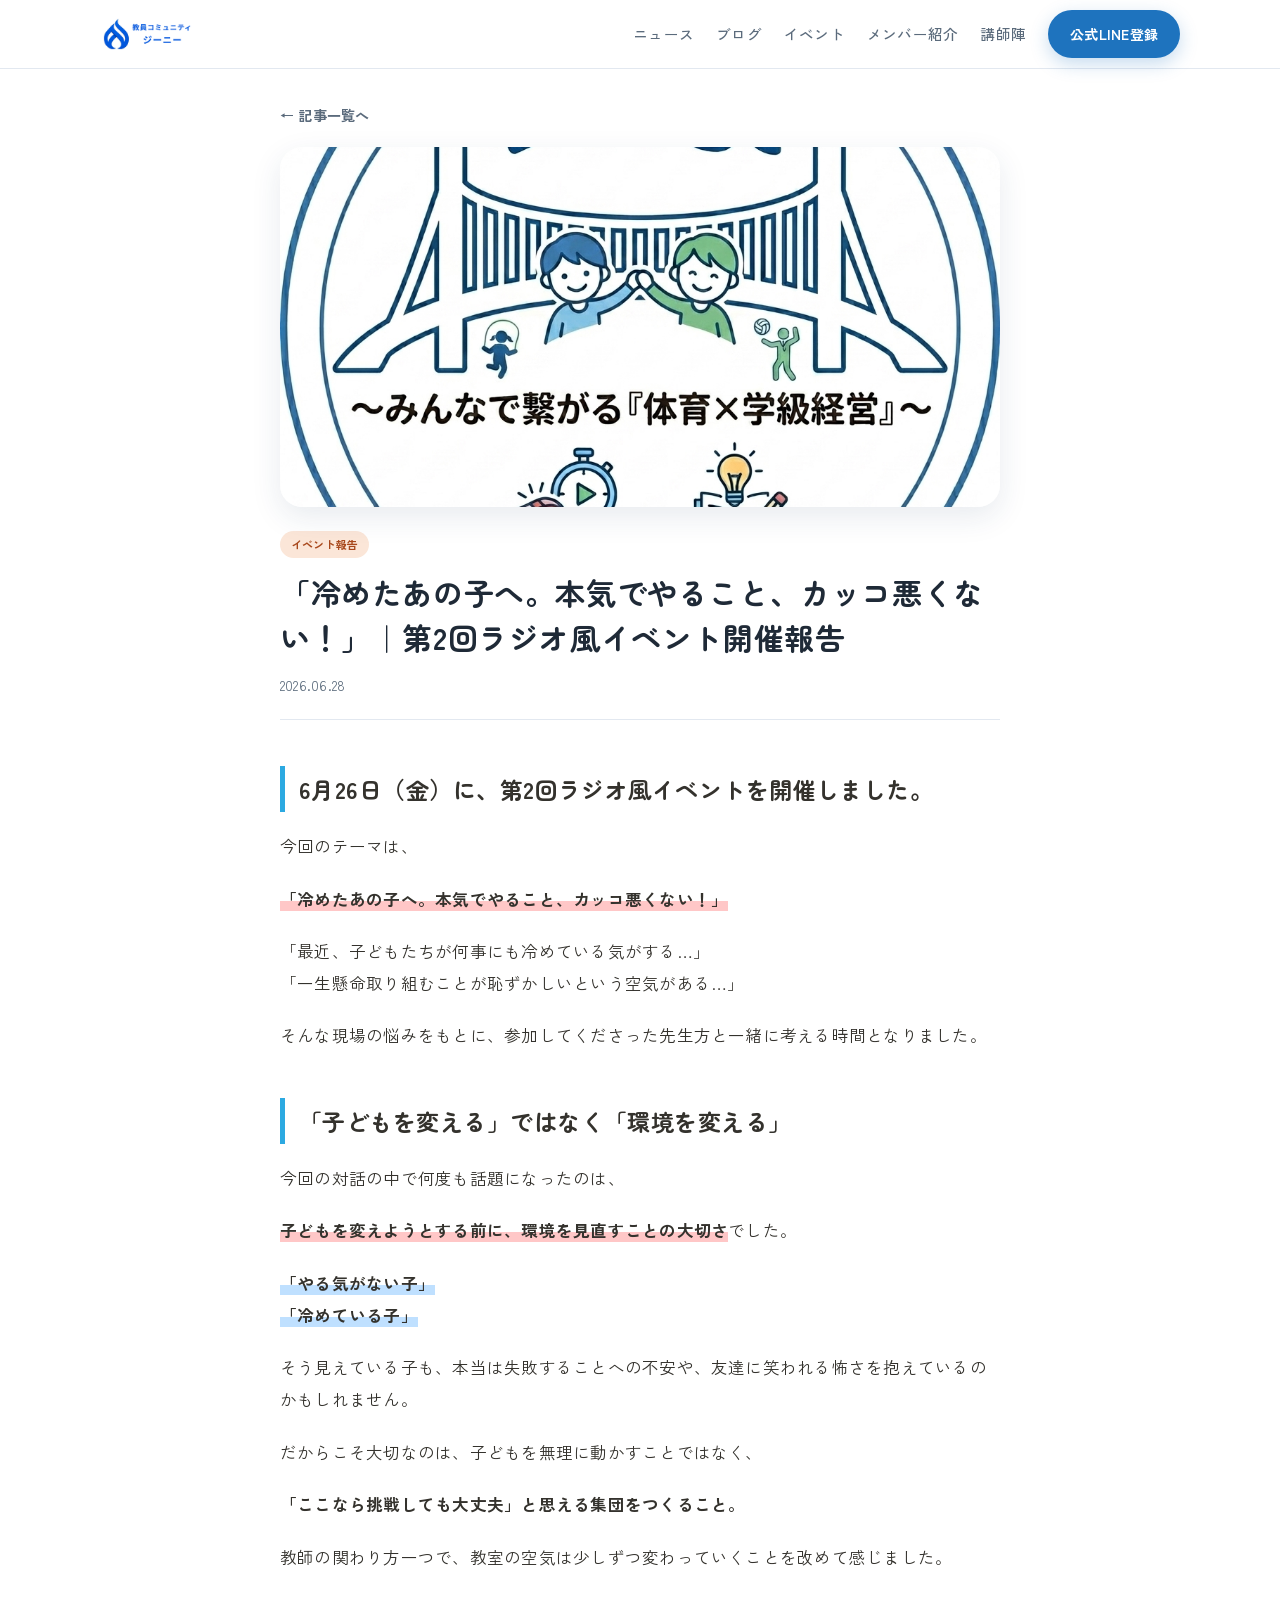
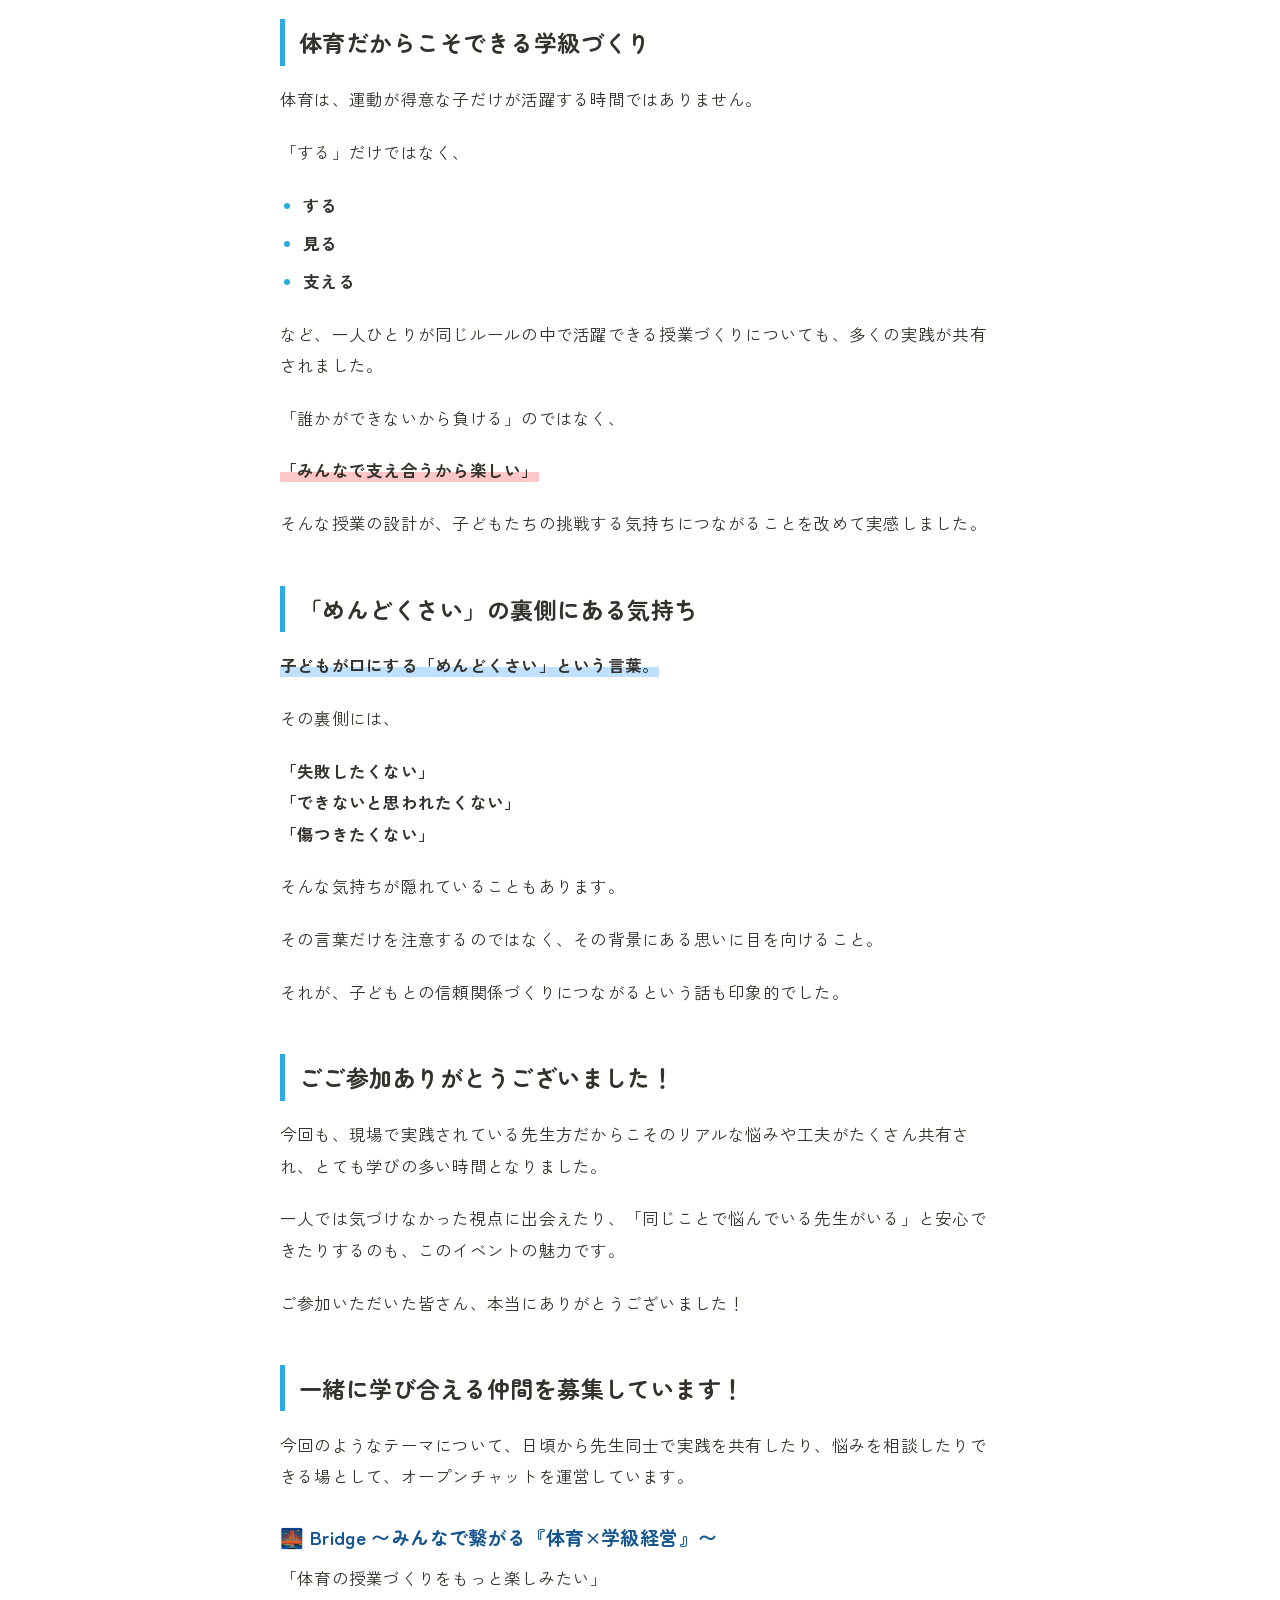
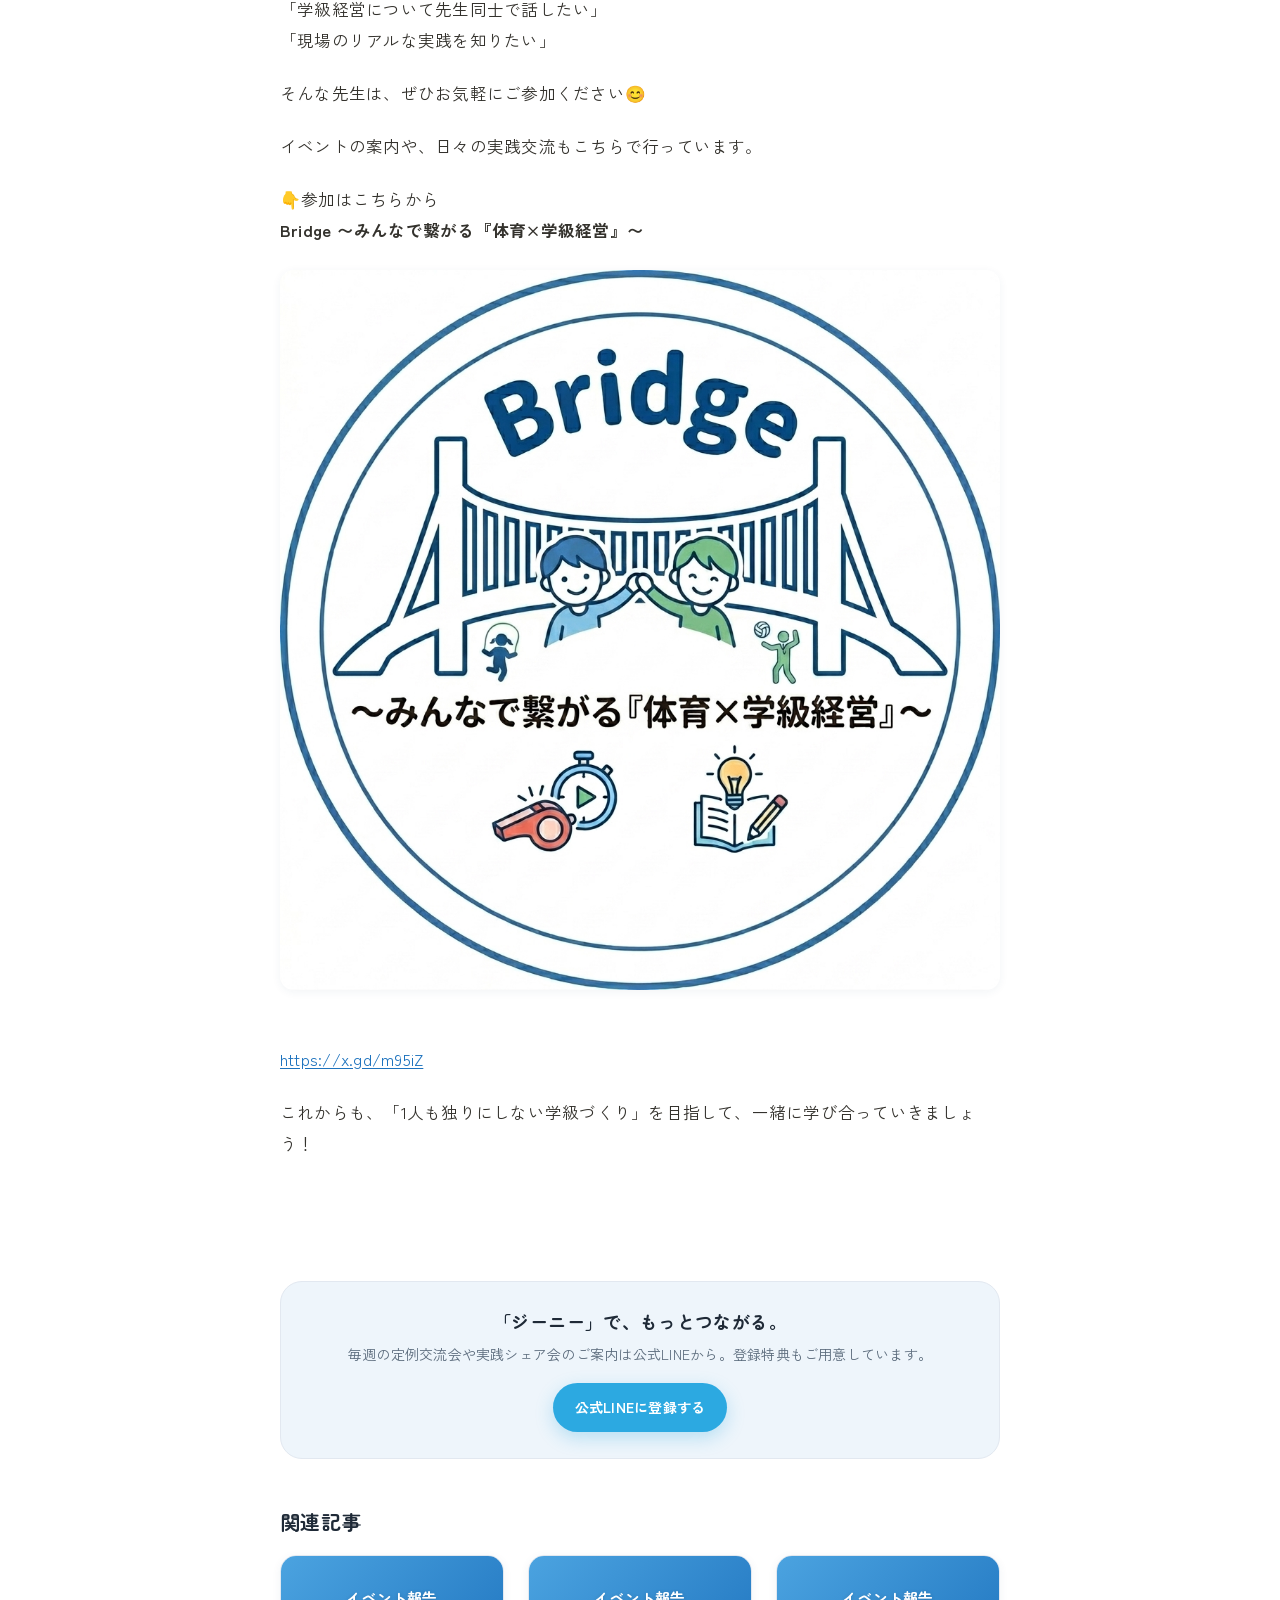
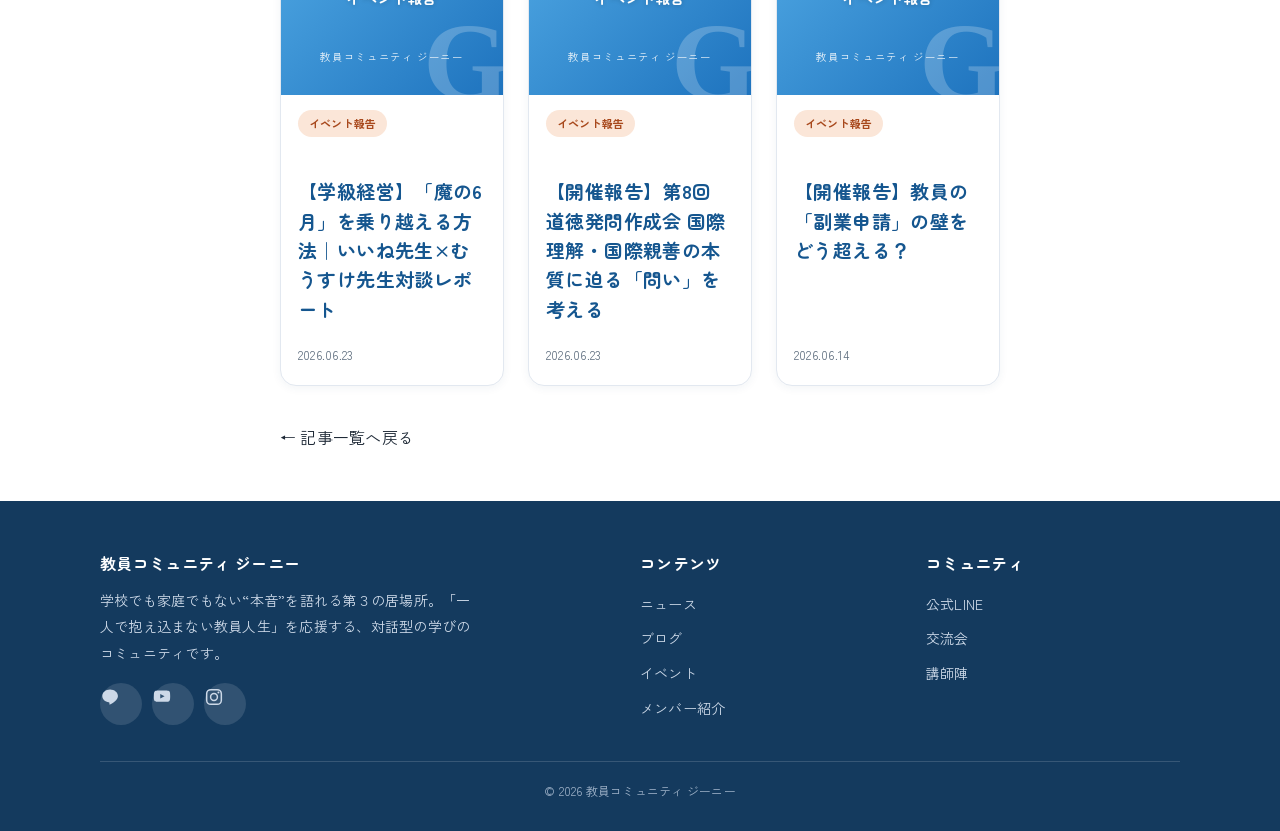
<file: post.html>
<!DOCTYPE html>
<html lang="ja">
<head>
<meta charset="UTF-8" />
<meta name="viewport" content="width=device-width, initial-scale=1.0" />
<meta name="robots" content="noindex,nofollow,noarchive,nosnippet" />
<title>記事｜教員コミュニティ ジーニー</title>
<link rel="preconnect" href="https://fonts.googleapis.com">
<link rel="preconnect" href="https://fonts.gstatic.com" crossorigin>
<link href="https://fonts.googleapis.com/css2?family=Zen+Maru+Gothic:wght@500;700&family=Zen+Kaku+Gothic+New:wght@400;500;700&display=swap" rel="stylesheet">
<link rel="stylesheet" href="assets/site.css">
</head>
<body>

<header class="site">
  <div class="wrap nav">
    <a class="logo" href="index.html"><img class="logo-img" src="images/genie-logo.png" alt="教員コミュニティ ジーニー"></a>
    <nav class="menu">
      <a href="index.html#news">ニュース</a>
      <a href="articles.html?cat=ブログ">ブログ</a>
      <a href="index.html#events">イベント</a>
      <a href="articles.html?cat=メンバー紹介">メンバー紹介</a>
      <a href="articles.html?cat=講師陣">講師陣</a>
    </nav>
    <a class="btn" href="https://lin.ee/SjBHjVV" target="_blank" rel="noopener">公式LINE登録</a>
    <button class="menu-btn" aria-label="メニューを開く">☰</button>
  </div>
  <nav class="mobile-menu">
    <a href="index.html#news">ニュース</a>
    <a href="articles.html?cat=ブログ">ブログ</a>
    <a href="index.html#events">イベント</a>
    <a href="articles.html?cat=メンバー紹介">メンバー紹介</a>
    <a href="articles.html?cat=講師陣">講師陣</a>
    <a class="btn" href="https://lin.ee/SjBHjVV" target="_blank" rel="noopener">公式LINE登録</a>
  </nav>
</header>

<article class="article">
  <a class="back" href="articles.html">← 記事一覧へ</a>
  <div id="content"><p style="color:var(--muted);margin-top:30px">読み込み中…</p></div>
</article>

<div class="art-foot">
  <div class="art-cta">
    <h3>「ジーニー」で、もっとつながる。</h3>
    <p>毎週の定例交流会や実践シェア会のご案内は公式LINEから。登録特典もご用意しています。</p>
    <a class="btn accent" href="https://lin.ee/SjBHjVV" target="_blank" rel="noopener">公式LINEに登録する</a>
  </div>
  <section class="related" id="related" style="display:none">
    <h2>関連記事</h2>
    <div class="grid" id="relatedGrid"></div>
  </section>
  <p style="margin:36px 0 0"><a class="back" href="articles.html">← 記事一覧へ戻る</a></p>
</div>

<footer class="site">
  <div class="wrap">
    <div class="fcols">
      <div>
        <h4>教員コミュニティ ジーニー</h4>
        <p>学校でも家庭でもない“本音”を語れる第３の居場所。「一人で抱え込まない教員人生」を応援する、対話型の学びのコミュニティです。</p>
        <div class="social">
          <a class="line" href="https://lin.ee/SjBHjVV" target="_blank" rel="noopener" aria-label="公式LINE"><svg viewBox="0 0 24 24" aria-hidden="true"><path fill="currentColor" d="M12 3C6.9 3 2.75 6.46 2.75 10.73c0 3.82 3.3 7.02 7.76 7.63.3.06.71.2.82.46.09.24.06.6.03.85l-.13.8c-.04.24-.19.94.82.51 1.01-.42 5.46-3.22 7.45-5.51 1.37-1.5 2-3.03 2-4.73C21.5 6.46 17.34 3 12 3z"/></svg></a>
          <a class="yt" href="https://www.youtube.com/@%E3%82%B8%E3%83%BC%E3%83%8B%E3%83%BC-m3h" target="_blank" rel="noopener" aria-label="YouTube"><svg viewBox="0 0 24 24" aria-hidden="true"><path fill="currentColor" d="M21.6 7.2s-.19-1.36-.79-1.96c-.76-.79-1.6-.8-1.99-.84C16.05 4.2 12 4.2 12 4.2h-.01s-4.04 0-6.81.2c-.39.05-1.23.06-1.99.85-.6.6-.79 1.96-.79 1.96S2.2 8.8 2.2 10.4v1.2c0 1.6.2 3.2.2 3.2s.19 1.36.79 1.96c.76.79 1.76.76 2.21.85 1.6.15 6.6.2 6.6.2s4.05-.01 6.82-.21c.39-.05 1.23-.06 1.99-.85.6-.6.79-1.96.79-1.96s.2-1.6.2-3.2v-1.2c0-1.6-.2-3.2-.2-3.2zM9.9 13.9V8.5l5.2 2.7-5.2 2.7z"/></svg></a>
          <a class="ig" href="https://www.instagram.com/genie202510000/" target="_blank" rel="noopener" aria-label="Instagram"><svg viewBox="0 0 24 24" aria-hidden="true"><rect x="3.2" y="3.2" width="17.6" height="17.6" rx="5" fill="none" stroke="currentColor" stroke-width="1.8"/><circle cx="12" cy="12" r="4.1" fill="none" stroke="currentColor" stroke-width="1.8"/><circle cx="17.3" cy="6.7" r="1.2" fill="currentColor"/></svg></a>
        </div>
      </div>
      <div><h4>コンテンツ</h4><a href="index.html#news">ニュース</a><a href="articles.html?cat=ブログ">ブログ</a><a href="index.html#events">イベント</a><a href="articles.html?cat=メンバー紹介">メンバー紹介</a></div>
      <div><h4>コミュニティ</h4><a href="https://lin.ee/SjBHjVV" target="_blank" rel="noopener">公式LINE</a><a href="index.html#events">交流会</a><a href="articles.html?cat=講師陣">講師陣</a></div>
    </div>
    <div class="copy">© 2026 教員コミュニティ ジーニー</div>
  </div>
</footer>

<script src="assets/site.js"></script>
<script>
(function(){
  var slug=new URLSearchParams(location.search).get('slug');
  GENIE.getPost(slug).then(function(p){
    if(!p){document.getElementById('content').innerHTML='<p>記事が見つかりませんでした。</p>';return;}
    document.title=p.title+'｜教員コミュニティ ジーニー';
    var c=GENIE.cat(p.category);
    var hero=p.thumb
      ? '<div class="art-hero"><img src="'+GENIE.esc(p.thumb)+'" alt=""'+GENIE.posStyle(p)+'></div>'
      : '';
    document.getElementById('content').innerHTML=
      hero+
      '<div class="art-head">'+
        '<span class="tag" style="background:'+c.bg+';color:'+c.fg+'">'+GENIE.esc(p.category)+'</span>'+
        '<h1>'+GENIE.esc(p.title)+'</h1>'+
        '<div class="art-meta"><span>'+GENIE.esc((p.date||'').replace(/-/g,'.'))+'</span></div>'+
      '</div>'+
      '<div class="body">'+(p.html||'')+'</div>';
    window.scrollTo({top:0});

    // 関連記事（同じカテゴリ・新しい順から最大3件）
    GENIE.getPosts().then(function(posts){
      var rel=posts.filter(function(x){return x.slug!==p.slug && x.category===p.category;}).slice(0,3);
      if(rel.length){
        document.getElementById('relatedGrid').innerHTML=rel.map(GENIE.cardHTML).join('');
        document.getElementById('related').style.display='';
      }
    });
  }).catch(function(e){document.getElementById('content').innerHTML='<p>記事の読み込みに失敗しました。</p>';});
})();
</script>
</body>
</html>
</file>
<file: assets/site.css>
/* =========================================================
   教員コミュニティ ジーニー — 共通スタイル
   ========================================================= */
:root{
  /* ブランド：本家 genie-teacher.com（Cocoon）の key-color #1e73be 青 × 白 を再現 */
  --bg:#ffffff; --bg-2:#eef5fb; --surface:#ffffff; --ink:#1f2a37; --muted:#5b6b7c;
  --line:#e2e8f0; --brand:#1e73be; --brand-d:#15568f; --accent:#2ca9e1; --accent-d:#1c8fc4;
  --radius:16px; --radius-lg:22px; --max:1120px;
  --shadow-sm:0 2px 10px rgba(30,60,100,.06);
  --shadow:0 10px 30px rgba(30,60,100,.10);
  --shadow-lg:0 18px 50px rgba(30,60,100,.14);
  --font-body:"Zen Kaku Gothic New","Hiragino Maru Gothic ProN","Yu Gothic",Meiryo,sans-serif;
  --font-head:"Zen Maru Gothic","Hiragino Maru Gothic ProN",sans-serif;
}
*{box-sizing:border-box;margin:0;padding:0}
html{scroll-behavior:smooth}
body{font-family:var(--font-body);color:var(--ink);background:var(--bg);line-height:1.9;letter-spacing:.015em;-webkit-font-smoothing:antialiased}
a{color:inherit;text-decoration:none}
img{max-width:100%}
h1,h2,h3,h4{font-family:var(--font-head);font-weight:700;line-height:1.5;letter-spacing:.02em}
.wrap{max-width:var(--max);margin:0 auto;padding:0 20px}
.eyebrow{font-size:12.5px;color:var(--accent);letter-spacing:.18em;font-weight:700;font-family:Georgia,"Times New Roman",serif}

/* ---------- buttons ---------- */
.btn{display:inline-flex;align-items:center;gap:8px;background:var(--brand);color:#fff;padding:11px 22px;border-radius:999px;font-size:14px;font-weight:700;border:none;cursor:pointer;transition:transform .15s,background .15s,box-shadow .15s;box-shadow:0 6px 18px rgba(30,115,190,.25)}
.btn:hover{background:var(--brand-d);transform:translateY(-2px);box-shadow:0 10px 24px rgba(30,115,190,.32)}
.btn.accent{background:var(--accent);box-shadow:0 6px 18px rgba(44,169,225,.28)}
.btn.accent:hover{background:var(--accent-d)}
.btn.ghost{background:transparent;color:var(--brand);border:1.5px solid var(--brand);box-shadow:none}
.btn.ghost:hover{background:var(--brand);color:#fff}

/* ---------- header ---------- */
header.site{position:sticky;top:0;z-index:50;background:rgba(255,255,255,.88);backdrop-filter:blur(10px);border-bottom:1px solid var(--line)}
.nav{display:flex;align-items:center;gap:22px;height:68px}
.logo{display:flex;align-items:center;gap:10px;font-family:var(--font-head);font-weight:700;font-size:20px;color:var(--ink)}
.logo .mark{width:36px;height:36px;border-radius:10px;background:linear-gradient(135deg,var(--brand),var(--brand-d));color:#fff;display:grid;place-items:center;font-size:19px;box-shadow:0 4px 10px rgba(30,115,190,.3)}
.logo .logo-img{height:38px;width:auto;display:block}
.menu{display:flex;gap:22px;margin-left:auto;font-size:14.5px;color:var(--muted);font-weight:500}
.menu a{position:relative;padding:4px 0}
.menu a::after{content:"";position:absolute;left:0;right:100%;bottom:-2px;height:2px;background:var(--accent);border-radius:2px;transition:right .2s}
.menu a:hover{color:var(--brand)}
.menu a:hover::after{right:0}
.nav .btn{flex:none}
.menu-btn{display:none;margin-left:auto;width:44px;height:44px;border-radius:12px;border:1.5px solid var(--line);background:#fff;font-size:20px;color:var(--brand);cursor:pointer;align-items:center;justify-content:center}
.mobile-menu{display:none;flex-direction:column;gap:2px;padding:8px 20px 18px;background:rgba(255,255,255,.98);border-bottom:1px solid var(--line)}
.mobile-menu a{padding:12px 6px;border-bottom:1px solid var(--line);font-size:15px;color:var(--ink)}
.mobile-menu a:last-of-type{border-bottom:none}
.mobile-menu .btn{margin-top:12px;justify-content:center}
.mobile-menu.open{display:flex}

/* ---------- hero（トップ） ---------- */
.hero{padding:64px 0 56px;background:radial-gradient(120% 90% at 85% 0%,#e3f1fb 0%,var(--bg) 58%)}
.hero-inner{display:grid;grid-template-columns:1.1fr .9fr;align-items:center;gap:40px}
.hero .eyebrow{display:block;margin-bottom:14px}
.hero h1{font-size:42px;letter-spacing:.02em}
.hero h1 .em{color:var(--accent);position:relative;white-space:nowrap}
.hero h1 .em::after{content:"";position:absolute;left:0;right:0;bottom:2px;height:10px;background:rgba(44,169,225,.20);border-radius:6px;z-index:-1}
.hero p.lead{margin-top:20px;font-size:17px;color:#51606f;max-width:560px}
.hero .cta{margin-top:30px;display:flex;gap:14px;flex-wrap:wrap}
.hero .cta .btn{padding:14px 28px;font-size:15px}
.hero-art{display:flex;justify-content:center}
.hero-art svg{width:100%;max-width:420px;height:auto;filter:drop-shadow(0 18px 40px rgba(30,60,100,.12))}
.trust{display:flex;gap:26px;margin-top:28px;flex-wrap:wrap}
.trust .it{display:flex;flex-direction:column}
.trust .n{font-family:var(--font-head);font-weight:700;font-size:22px;color:var(--brand)}
.trust .l{font-size:12px;color:var(--muted)}
@media(max-width:860px){
  .hero-inner{grid-template-columns:1fr}
  .hero-art{order:-1;max-width:340px;margin:0 auto}
  .hero h1{font-size:31px}
}

/* ---------- section ---------- */
section.block{padding:58px 0}
.sec-head{display:flex;align-items:flex-end;justify-content:space-between;gap:16px;margin-bottom:28px}
.sec-head h2{font-size:27px}
.sec-head .eyebrow{display:block;margin-bottom:4px}
.more{font-size:13.5px;color:var(--brand);font-weight:700;white-space:nowrap}
.more:hover{color:var(--accent)}

/* ---------- cards ---------- */
.grid{display:grid;grid-template-columns:repeat(3,1fr);gap:24px}
.card{display:flex;flex-direction:column;background:var(--surface);border:1px solid var(--line);border-radius:var(--radius);overflow:hidden;transition:transform .18s,box-shadow .18s;box-shadow:var(--shadow-sm)}
.card:hover{transform:translateY(-4px);box-shadow:var(--shadow)}
.card .thumb{position:relative;aspect-ratio:16/10;overflow:hidden;background:#eee}
.card .thumb img{width:100%;height:100%;object-fit:cover;display:block;transition:transform .3s}
.card:hover .thumb img{transform:scale(1.05)}
/* サムネ無し記事のプレースホルダ */
.thumb.ph{display:grid;place-items:center;text-align:center;padding:14px;gap:5px}
.thumb.ph .ph-cat{font-family:var(--font-head);font-weight:700;font-size:15px;color:#fff;text-shadow:0 1px 4px rgba(0,0,0,.18);z-index:1}
.thumb.ph .ph-brand{font-size:10.5px;letter-spacing:.06em;color:rgba(255,255,255,.85);z-index:1}
.thumb.ph::before{content:"G";position:absolute;right:-6px;bottom:-22px;font-family:Georgia,serif;font-weight:700;font-size:110px;color:rgba(255,255,255,.22);line-height:1}
.card .body{padding:15px 17px 19px;display:flex;flex-direction:column;gap:9px;flex:1}
.card h3{font-size:16.5px;line-height:1.55;margin:0}
.card .date{font-size:12px;color:var(--muted);margin-top:auto}
.tag{display:inline-block;align-self:flex-start;font-size:11px;font-weight:700;padding:3px 11px;border-radius:999px;background:#eaf1fa;color:var(--brand-d)}

/* ---------- calendar ---------- */
.cal{background:var(--surface);border:1px solid var(--line);border-radius:var(--radius-lg);padding:24px;max-width:820px;margin:0 auto;box-shadow:var(--shadow)}
.cal-head{display:flex;align-items:center;justify-content:center;gap:18px;margin-bottom:14px}
.cal-head h3{font-size:21px;min-width:160px;text-align:center}
.cal-head button{width:40px;height:40px;border-radius:50%;border:1.5px solid var(--line);background:#fff;font-size:18px;cursor:pointer;color:var(--brand);transition:.15s}
.cal-head button:hover{background:var(--accent);color:#fff;border-color:var(--accent);transform:scale(1.08)}
.cal-legend{display:flex;gap:18px;justify-content:center;margin-bottom:16px;font-size:12px;color:var(--muted);flex-wrap:wrap}
.cal-legend span{display:inline-flex;align-items:center;gap:6px}
.cal-legend i{width:11px;height:11px;border-radius:3px;display:inline-block}
.cal-grid{display:grid;grid-template-columns:repeat(7,1fr);gap:6px}
.cal-grid .dow{text-align:center;font-size:12px;color:var(--muted);padding:6px 0;font-weight:700}
.cal-grid .dow.sun{color:#d05a5a}.cal-grid .dow.sat{color:#5a7fd0}
.cal-cell{min-height:70px;border:1px solid var(--line);border-radius:12px;padding:6px;background:#fbfdff;display:flex;flex-direction:column;gap:3px}
.cal-cell.empty{background:transparent;border:none}
.cal-cell .num{font-weight:700;font-size:12.5px}
.cal-cell.today{outline:2px solid var(--accent);outline-offset:-1px;background:#eef5fb}
.cal-cell .ev{font-size:10.5px;line-height:1.3;background:#eaf1fa;color:var(--brand-d);border-radius:6px;padding:2px 6px;overflow:hidden;text-overflow:ellipsis;white-space:nowrap;font-weight:600}
.cal-cell .ev.warm{background:#fbe6d8;color:#a8481c}
.cal-cell .ev:hover{filter:brightness(.96)}

/* スマホ用 アジェンダ（今月の予定リスト）— PCでは非表示、grid と併用 */
.cal-agenda{display:none}
.cal-agenda .ag-title{font-family:var(--font-head);font-weight:700;font-size:14px;color:var(--ink);margin:16px 2px 10px}
.cal-agenda a{display:flex;gap:12px;align-items:center;font-size:14px;padding:11px 13px;border-radius:12px;background:#f4f8fc;border:1px solid var(--line);transition:.15s}
.cal-agenda a:active{background:#e9f1fa}
.cal-agenda a.warm{background:#fdf1e8;border-color:#f3d8c2}
.cal-agenda .d{flex:none;min-width:62px;font-weight:700;color:var(--brand-d);font-size:13px}
.cal-agenda a.warm .d{color:#b85a23}
.cal-agenda .t{line-height:1.4}
.cal-agenda .none{font-size:13.5px;color:var(--muted);padding:14px 4px;text-align:center}
@media(max-width:600px){
  .cal{padding:18px 14px}
  .cal-grid{gap:4px}
  .cal-cell{min-height:40px;padding:4px;border-radius:8px}
  .cal-cell .ev{display:none}
  .cal-cell.has .num::after{content:"●";color:var(--accent);font-size:8px;margin-left:3px;vertical-align:2px}
  .cal-cell.has.warm-day .num::after{color:var(--accent-d)}
  .cal-agenda{display:block}
}

/* ---------- CTA band ---------- */
.band{position:relative;overflow:hidden;background:linear-gradient(135deg,var(--brand),var(--brand-d));color:#fff;border-radius:var(--radius-lg);padding:52px 46px;text-align:center}
.band::before{content:"";position:absolute;inset:auto -60px -120px auto;width:280px;height:280px;border-radius:50%;background:rgba(255,255,255,.07)}
.band::after{content:"";position:absolute;inset:-90px auto auto -50px;width:200px;height:200px;border-radius:50%;background:rgba(44,169,225,.22)}
.band>*{position:relative;z-index:1}
.band h2{font-size:26px;color:#fff}
.band p{margin:14px auto 26px;max-width:580px;color:#dce8f6}
.band .btn{background:#fff;color:var(--brand-d);box-shadow:0 8px 20px rgba(0,0,0,.18)}
.band .btn:hover{background:#fff;color:var(--brand)}

/* ---------- footer ---------- */
footer.site{background:#143a5e;color:#cdd9e8;margin-top:48px;padding:50px 0 28px}
.fcols{display:grid;grid-template-columns:2fr 1fr 1fr;gap:32px}
footer.site h4{font-family:var(--font-head);color:#fff;margin-bottom:12px;font-size:16px}
footer.site p{font-size:14px;max-width:380px}
footer.site a{display:block;color:#cdd9e8;font-size:14px;padding:4px 0}
footer.site a:hover{color:#fff}
.social{display:flex;gap:10px;margin-top:16px}
.social a{width:42px;height:42px;border-radius:50%;background:rgba(255,255,255,.12);color:#cdd9e8;display:grid;place-items:center;transition:transform .15s,background .15s,color .15s}
.social a svg{width:20px;height:20px;display:block}
.social a:hover{transform:translateY(-3px)}
.social a.line:hover{background:#06C755;color:#fff}
.social a.yt:hover{background:#FF0000;color:#fff}
.social a.ig:hover{background:#E1306C;color:#fff}
.copy{text-align:center;border-top:1px solid rgba(255,255,255,.15);margin-top:36px;padding-top:18px;font-size:12px;color:#9fb2c8}

/* ---------- responsive ---------- */
@media(max-width:820px){
  .menu{display:none}
  .nav>.btn{display:none}
  .menu-btn{display:flex}
  .grid{grid-template-columns:1fr 1fr;gap:18px}
  .sec-head h2{font-size:23px}
  .band{padding:38px 24px}
  .fcols{grid-template-columns:1fr}
}
@media(max-width:520px){
  .grid{grid-template-columns:1fr}
}

/* =========================================================
   記事ページ（post.html）
   ========================================================= */
.article{max-width:760px;margin:0 auto;padding:30px 20px 64px}
.article .back{display:inline-flex;align-items:center;gap:6px;font-size:14px;color:var(--muted);font-weight:600}
.article .back:hover{color:var(--brand)}
.art-hero{position:relative;aspect-ratio:16/8;border-radius:var(--radius-lg);overflow:hidden;margin:18px 0 6px;box-shadow:var(--shadow)}
.art-hero img{width:100%;height:100%;object-fit:cover;display:block}
.art-head .tag{margin:18px 0 12px}
.article h1{font-size:30px;margin-bottom:12px;line-height:1.5}
.art-meta{display:flex;align-items:center;gap:12px;color:var(--muted);font-size:14px;border-bottom:1px solid var(--line);padding-bottom:20px;margin-bottom:28px}
.art-meta .dot{width:4px;height:4px;border-radius:50%;background:var(--line)}

/* 本文（WordPress由来HTML）*/
.body{font-size:16.5px;color:#34322d}
.body>*:first-child{margin-top:0}
.body p{margin:0 0 1.3em}
.body strong{font-weight:700}
.body h2,.body h2.wp-block-heading{font-size:23px;margin:2em 0 .8em;padding:6px 0 6px 14px;border-left:5px solid var(--accent);line-height:1.5}
.body h3,.body h3.wp-block-heading{font-size:19px;margin:1.6em 0 .6em;color:var(--brand-d)}
.body h4{font-size:17px;margin:1.4em 0 .5em}
.body img{height:auto;border-radius:14px;margin:1.2em 0;display:block;box-shadow:var(--shadow-sm)}
.body figure{margin:1.4em 0}
.body figure img{margin:0}
.body figcaption{font-size:13px;color:var(--muted);text-align:center;margin-top:8px}
.body ul,.body ol{margin:0 0 1.3em 1.4em}
.body li{margin:.4em 0}
.body ul li::marker{color:var(--accent)}
.body blockquote{border-left:4px solid var(--brand);background:#f3f7fc;padding:14px 20px;border-radius:0 12px 12px 0;margin:1.4em 0;color:#3a4a5c}
.body blockquote p:last-child{margin-bottom:0}
.body a{color:var(--brand);text-decoration:underline;text-underline-offset:2px}
.body a:hover{color:var(--accent)}
.body hr{border:none;border-top:1px solid var(--line);margin:2em 0}
.body .wp-block-spacer{display:block;height:1em}
.body .wp-block-buttons,.body .wp-block-button{text-align:center}
.body .wp-block-button__link{display:inline-block;background:var(--brand);color:#fff;padding:12px 26px;border-radius:999px;text-decoration:none;font-weight:700}
/* マーカー装飾 */
.marker-under-blue{background:linear-gradient(transparent 60%,#bfe0ff 60%)}
.marker-under-red{background:linear-gradient(transparent 60%,#ffc7c7 60%)}
.marker-under-yellow{background:linear-gradient(transparent 60%,#fff1a8 60%)}
.marker-blue{background:#bfe0ff;border-radius:3px;padding:0 2px}
.marker-red{background:#ffc7c7;border-radius:3px;padding:0 2px}
.marker-yellow{background:#fff1a8;border-radius:3px;padding:0 2px}

/* 記事下の導線 */
.art-foot{max-width:760px;margin:8px auto 0;padding:0 20px}
.art-cta{background:var(--bg-2);border:1px solid var(--line);border-radius:var(--radius-lg);padding:26px;text-align:center;margin-top:36px}
.art-cta h3{font-size:18px;margin-bottom:6px}
.art-cta p{font-size:14px;color:var(--muted);margin-bottom:16px}
.related{margin-top:48px}
.related h2{font-size:20px;margin-bottom:18px}
.related .grid{grid-template-columns:repeat(3,1fr)}
@media(max-width:700px){.article h1{font-size:24px}.related .grid{grid-template-columns:1fr}}
</file>
